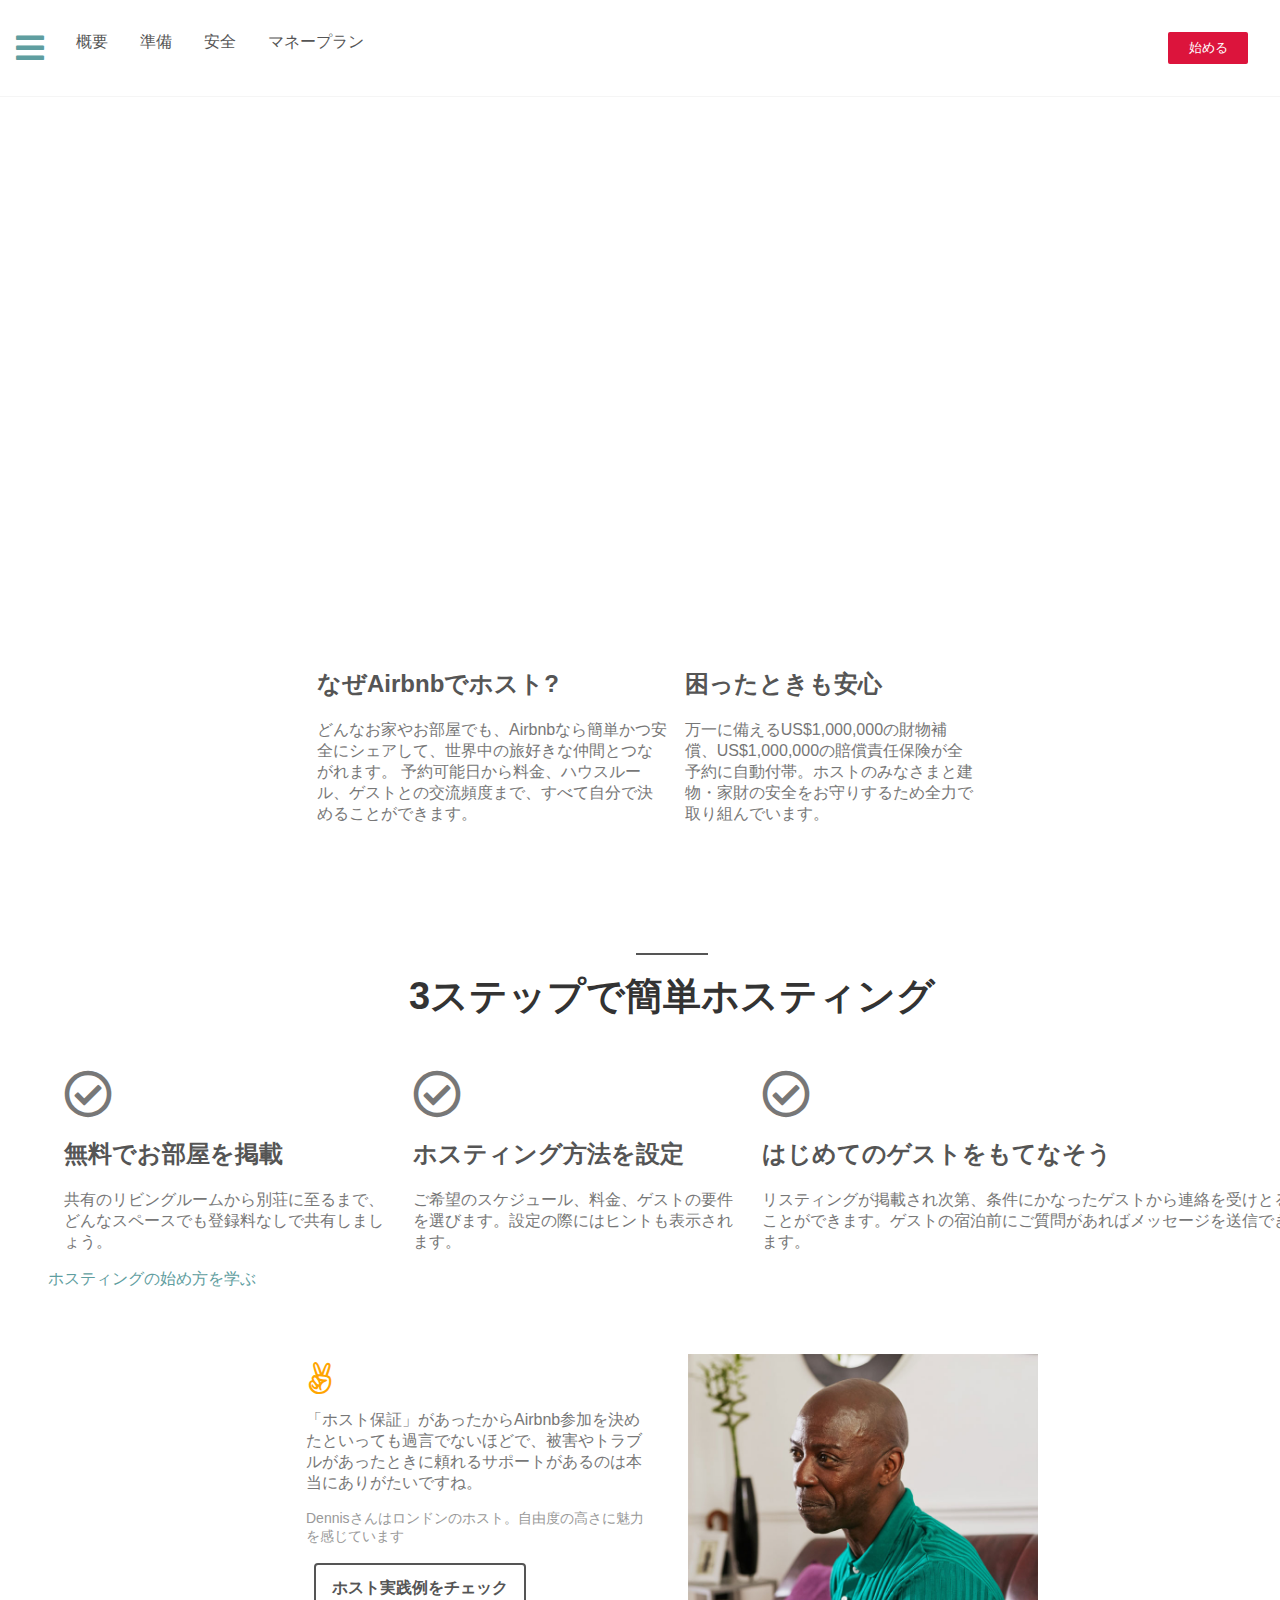
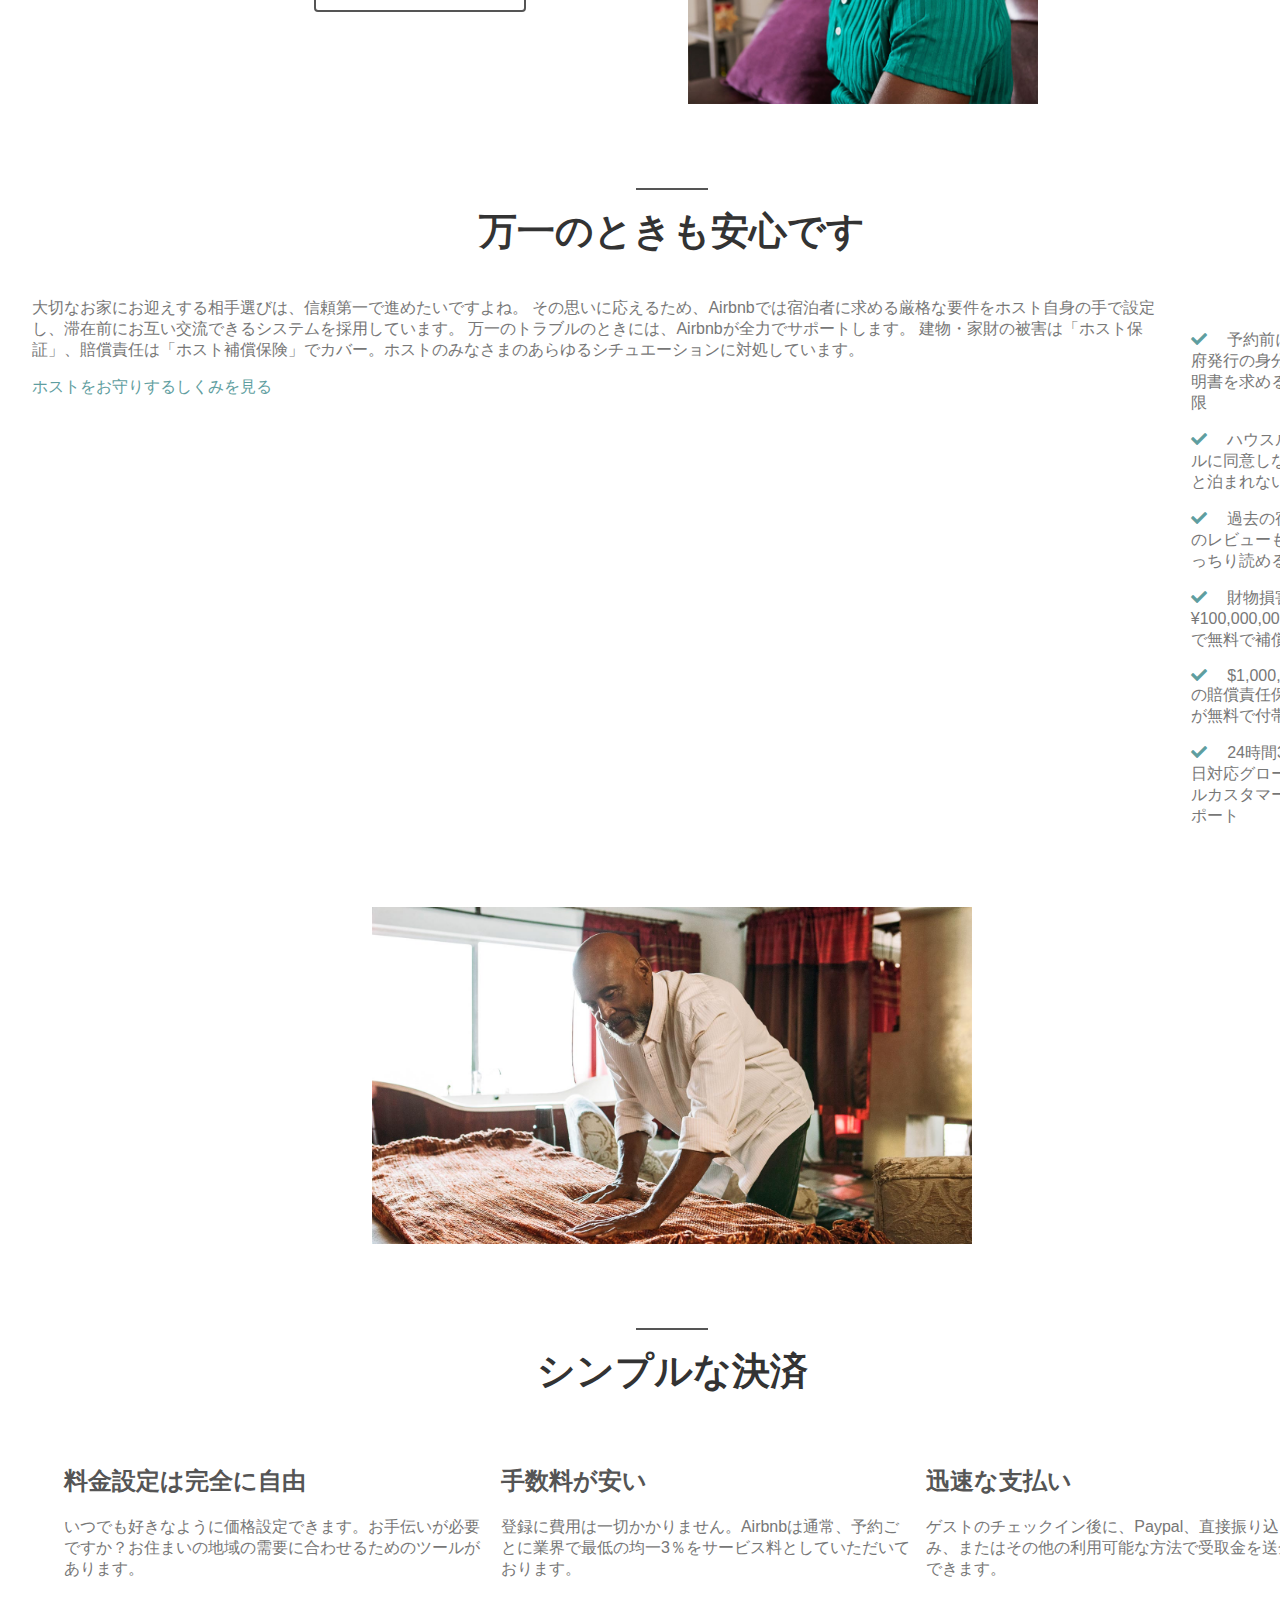
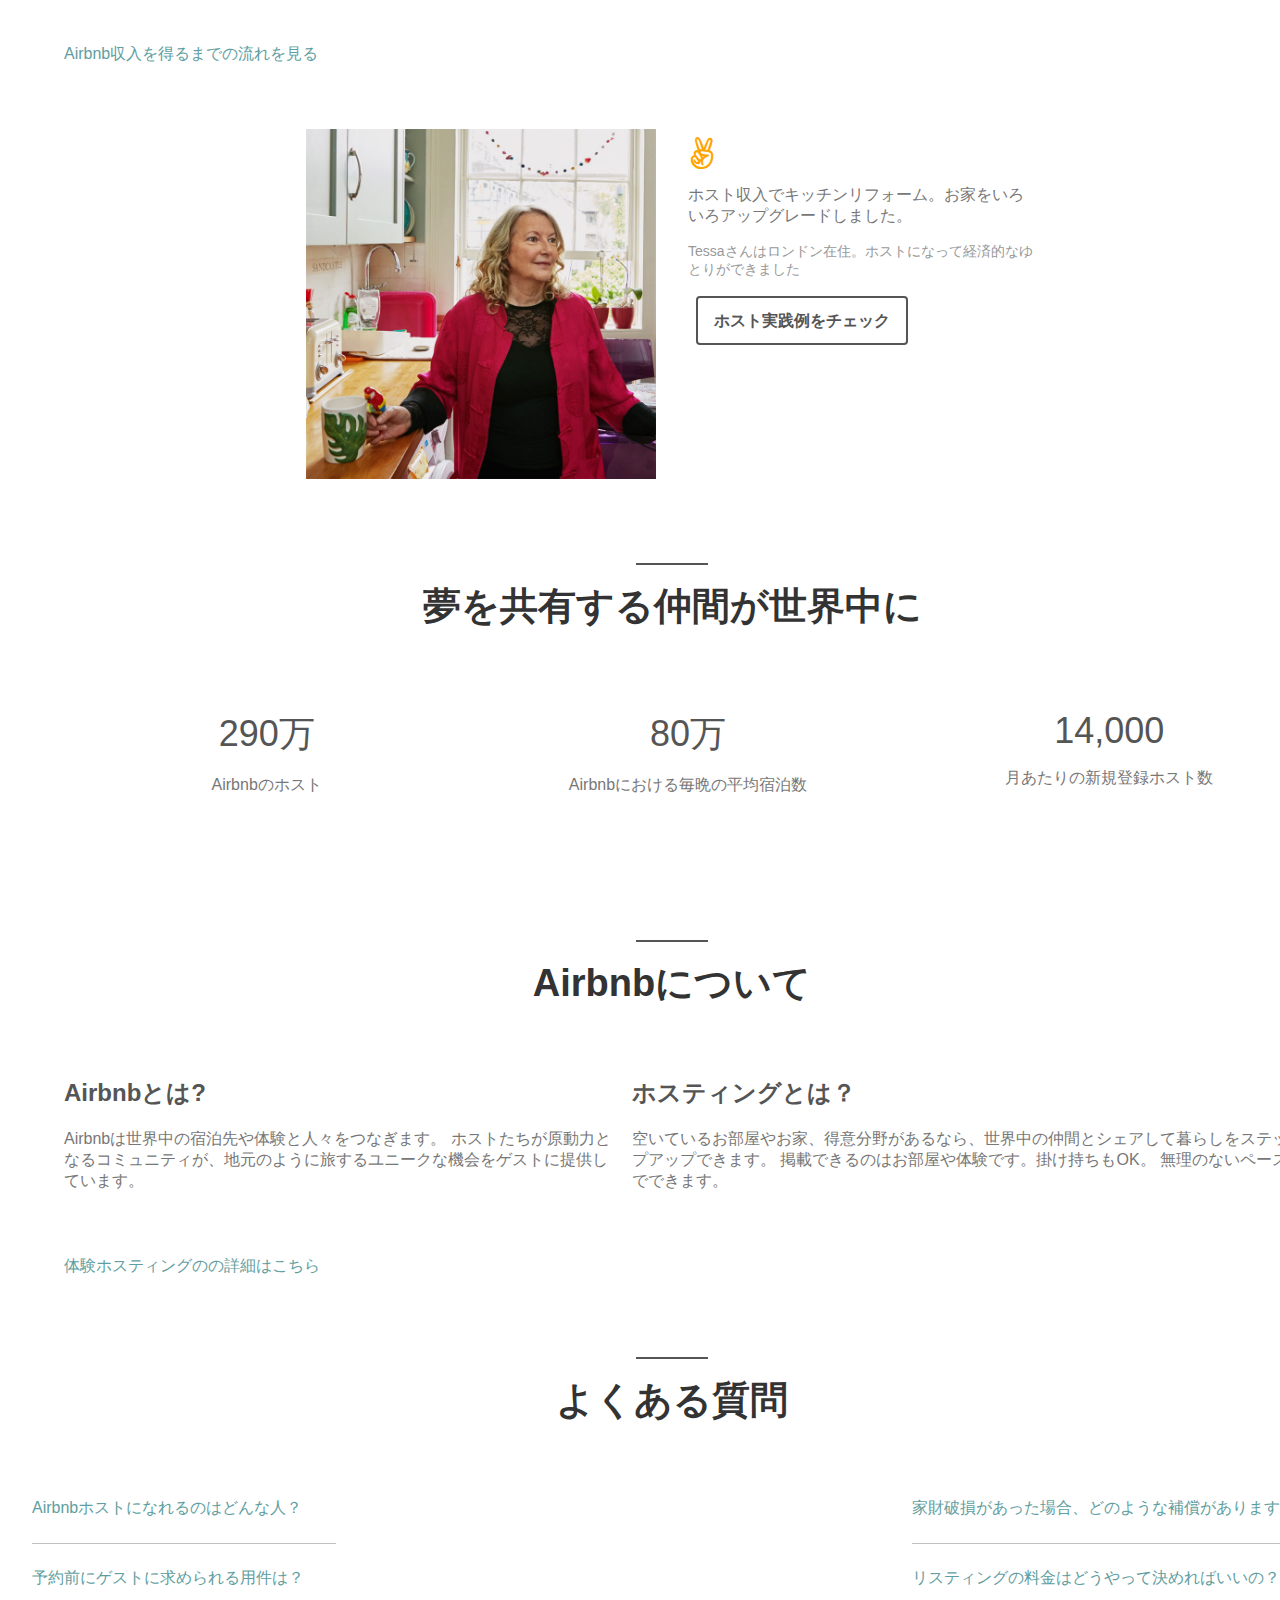
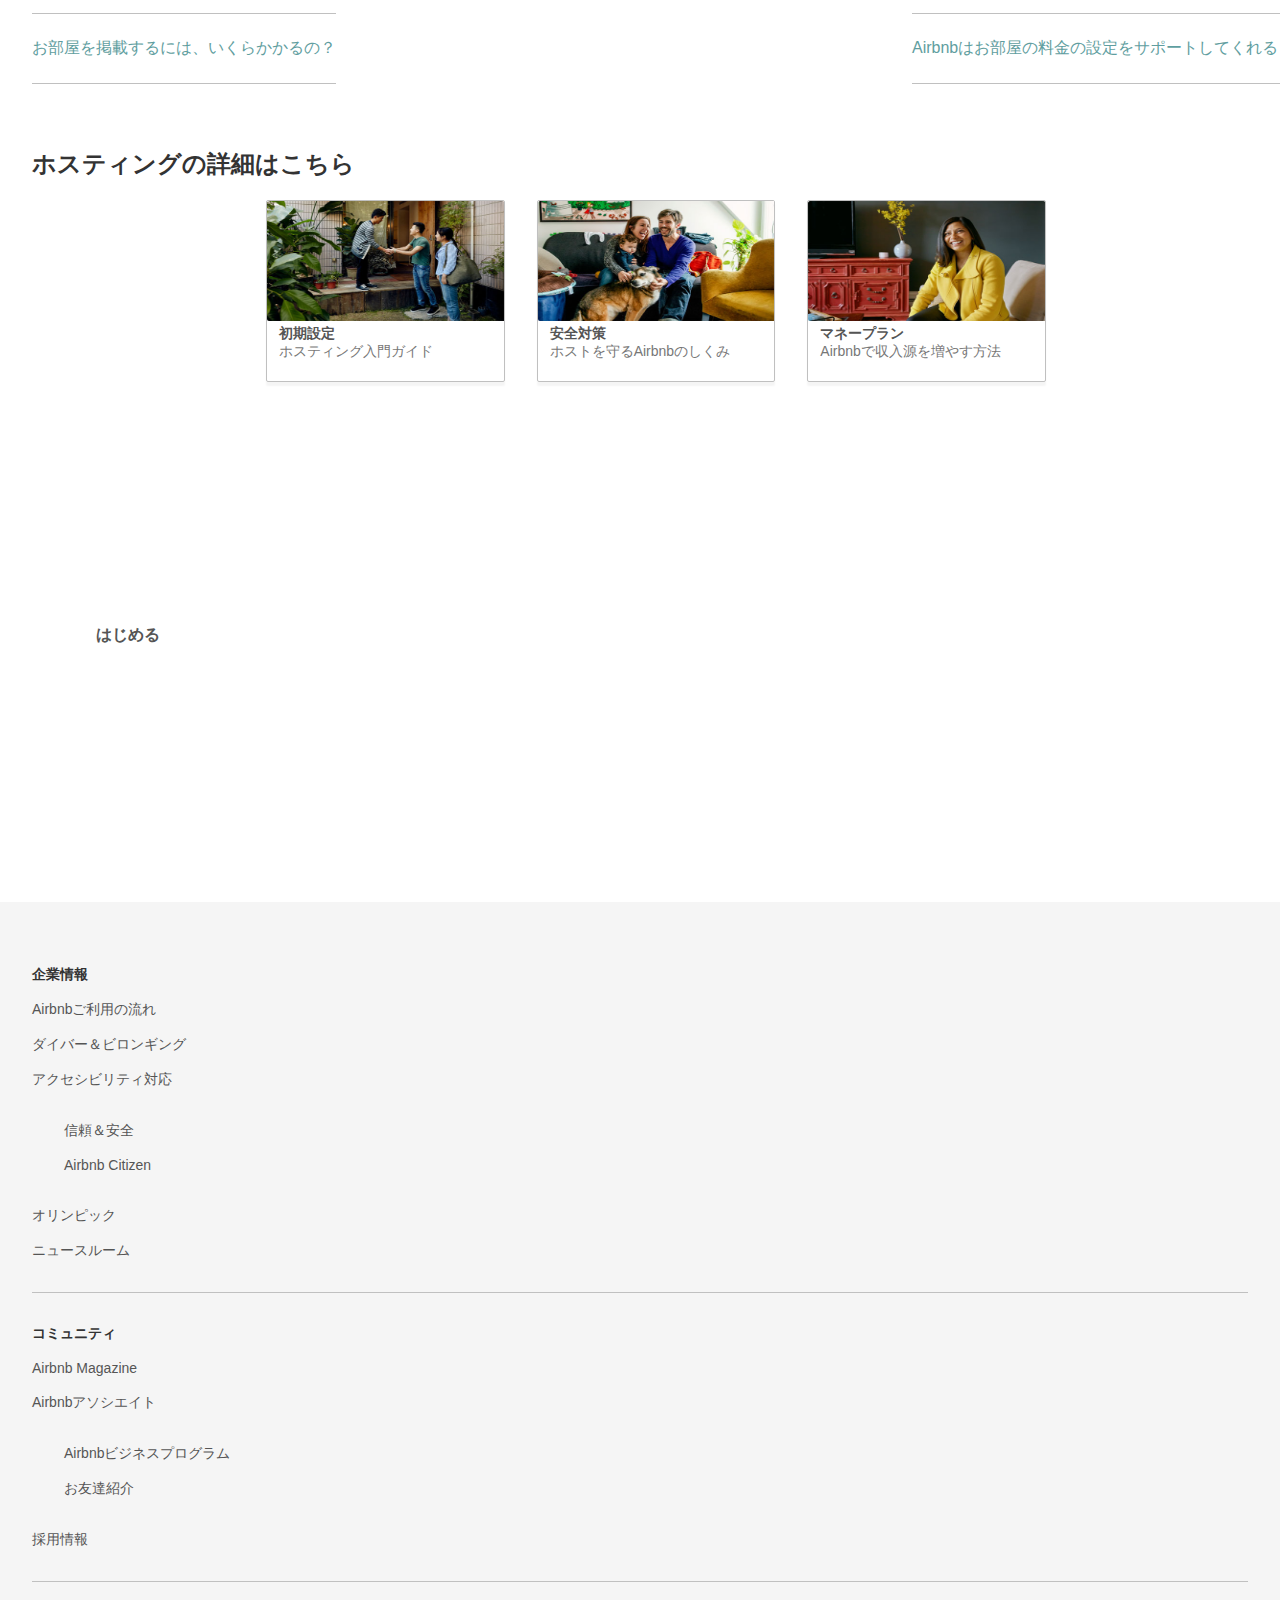
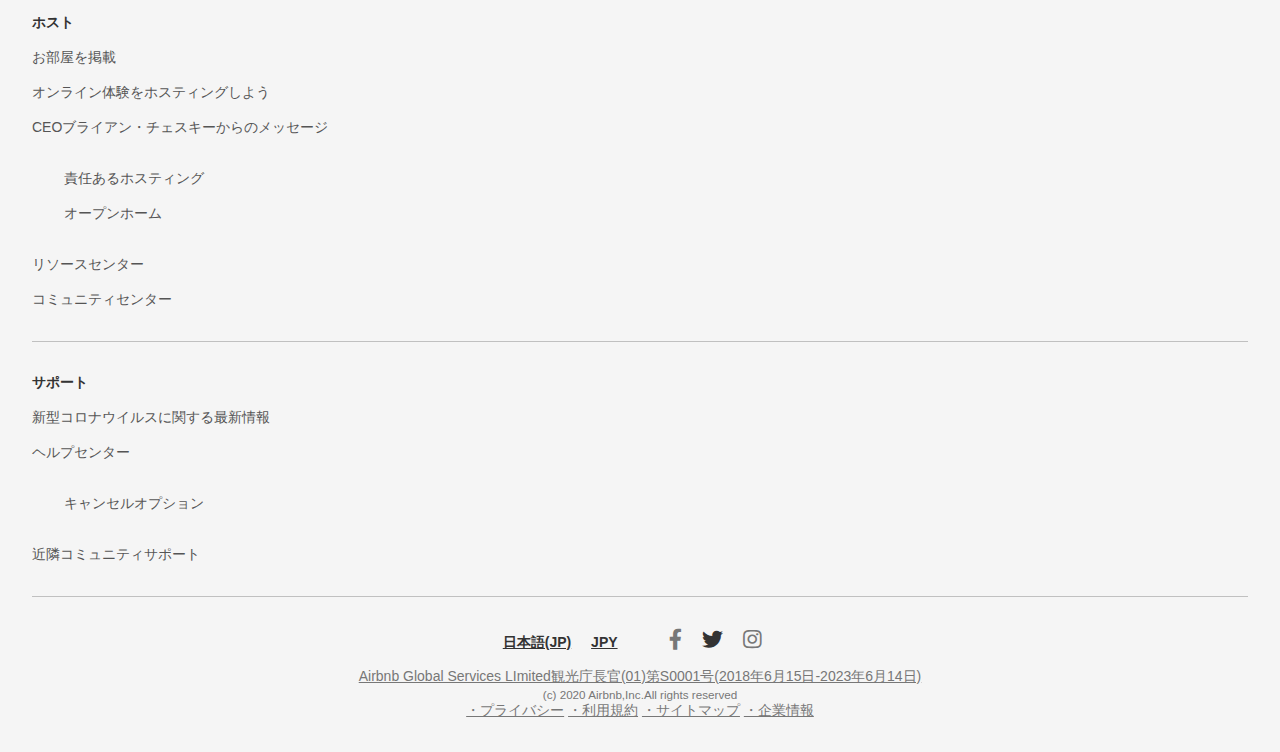
<file: Airbnb模写/index.html>
<!DOCTYPE html>
<html lang="ja">
<head>
  <meta charset="UTF-8">
  <meta name="viewport" content="width=device-width, initial-scale=1.0">
  <link rel="stylesheet" href="css/styles.css">
  <link href="https://use.fontawesome.com/releases/v5.6.1/css/all.css" rel="stylesheet">
  <title>Airbnbでお家、アパート、お部屋をシェアしよう</title>
</head>
<body>
  <header>
    <div class="fixed_menu">
      <div>
        <ul>
          <li><i class="fas fa-bars"></i></li>
          <li><a href="">概要</a></li>
          <li><a href="">準備</a></li>
          <li><a href="">安全</a></li>
          <li><a href="">マネープラン</a></li>
        </ul>
      </div>
      <div class="fixed_button">
        <button>
          <span>始める</span>
        </button>
      </div>
    </div>
    <div class="header-img">
      <i class="fas fa-bars"></i>
      <h1 class="disappear">Airbnbホストになって、暮らしをレベルアップ</h1>
    </div>
    <div class="sidemargin">
      <div class="disappear">
        <div class="input_wrapper">
          <div class="title">宿泊施設の内容を記入</div>
          <div class="input">
            <input type="text" placeholder="ロケーション">
          </div>
          <div class="flex">
            <div class="flexitem">
              <select name="room_type_category" id="">
                <option value="kasikiri">まるまる貸し切り</option>
                <option value="kobetu">個別</option>
                <option value="share">シェアルーム</option>
              </select>
            </div>
            <div class="flexitem">
              <select name="person_capacity" id="">
                <option value="1">ゲスト1人</option>
                <option value="2">ゲスト2人</option>
                <option value="3">ゲスト3人</option>
                <option value="4" selected>ゲスト4人</option>
                <option value="5">ゲスト5人</option>
                <option value="6">ゲスト6人</option>
                <option value="7">ゲスト7人</option>
                <option value="8">ゲスト8人</option>
                <option value="9">ゲスト9人</option>
                <option value="10">ゲスト10人</option>
                <option value="11">ゲスト11人</option>
                <option value="12">ゲスト12人</option>
                <option value="13">ゲスト13人</option>
                <option value="14">ゲスト14人</option>
                <option value="15">ゲスト15人</option>
                <option value="16">ゲスト16人</option>
              </select>
            </div>
          </div>
          <div class="button">
            <button>
              <span>始める</span>
            </button>
          </div>
        </div>
      </div>
        <ul class="flex2">
          <li>
            <h2>なぜAirbnbでホスト?</h2>
            <p>どんなお家やお部屋でも、Airbnbなら簡単かつ安全にシェアして、世界中の旅好きな仲間とつながれます。 予約可能日から料金、ハウスルール、ゲストとの交流頻度まで、すべて自分で決めることができます。
            </p>
          </li>
          <li>
            <h2>困ったときも安心</h2>
            <p>
            万一に備えるUS$1,000,000の財物補償、US$1,000,000の賠償責任保険が全予約に自動付帯。ホストのみなさまと建物・家財の安全をお守りするため全力で取り組んでいます。
            </p>
          </li>
      </ul>
    </div>
    </header>
    
    <main>
    <!-- section1 -->
      <section class="sec1">
        <div class="bar"></div>
        <h1>3ステップで簡単ホスティング</h1>
        <ul class="flex2">
          <li>
            <i class="far fa-check-circle fa-3x"></i>
            <h2>無料でお部屋を掲載</h2>
            <p>共有のリビングルームから別荘に至るまで、どんなスペースでも登録料なしで共有しましょう。</p>
          </li>
          <li>
            <i class="far fa-check-circle fa-3x"></i>
            <h2>ホスティング方法を設定</h2>
            <p>ご希望のスケジュール、料金、ゲストの要件を選びます。設定の際にはヒントも表示されます。</p>
          </li>
          <li>
            <i class="far fa-check-circle fa-3x"></i>
            <h2>はじめてのゲストをもてなそう</h2>
            <p>リスティングが掲載され次第、条件にかなったゲストから連絡を受けとることができます。ゲストの宿泊前にご質問があればメッセージを送信できます。</p>
          </li>
        </ul>
        <a href="" class="how_to_start">ホスティングの始め方を学ぶ</a>
        <div class="container1">
          <div class="section-img">
            <img src="img/8e6c68cc-e714-4849-bad9-464abf58e84a.jpg" alt="">
          </div>
          <div class="info1">
            <i class="fab fa-angellist fa-2x"></i>
            <p>
              「ホスト保証」があったからAirbnb参加を決めたといっても過言でないほどで、被害やトラブルがあったときに頼れるサポートがあるのは本当にありがたいですね。
            </p>
            <div class="smaller">
              Dennisさんはロンドンのホスト。自由度の高さに魅力を感じています
            </div>
            <div>
              <a href="" class="host_exam">ホスト実践例をチェック</a>
            </div>
          </div>
        </div>
      </section>
      
          <!-- section2 -->
      <section class="sec2">
        <div class="bar"></div>
        <h1>万一のときも安心です</h1>
        <div class="container2">
          <div>
            <p>
              大切なお家にお迎えする相手選びは、信頼第一で進めたいですよね。 その思いに応えるため、Airbnbでは宿泊者に求める厳格な要件をホスト自身の手で設定し、滞在前にお互い交流できるシステムを採用しています。 万一のトラブルのときには、Airbnbが全力でサポートします。 建物・家財の被害は「ホスト保証」、賠償責任は「ホスト補償保険」でカバー。ホストのみなさまのあらゆるシチュエーションに対処しています。
            </p>
            <a href="" class="protect_host">ホストをお守りするしくみを見る</a>
          </div>
          <div>
            <ul>
              <li>
                <i class="fas fa-check"></i>
                予約前に政府発行の身分証明書を求める権限
              </li>
              <li>
                <i class="fas fa-check"></i>
                ハウスルールに同意しないと泊まれない
              </li>
              <li>
                <i class="fas fa-check"></i>
                過去の宿泊のレビューもばっちり読める
              </li>
              <li>
                <i class="fas fa-check"></i>
                財物損害は¥100,000,000まで無料で補償
              </li>
              <li>
                <i class="fas fa-check"></i>
                $1,000,000の賠償責任保険が無料で付帯
              </li>
              <li>
                <i class="fas fa-check"></i>
                24時間365日対応グローバルカスタマーサポート
              </li>
            </ul>
          </div>
        </div>
        <div class="section-img" style="margin-top: 64px;">
          <img src="img/bb358a46-fa25-4895-b5fd-048a386bdcac.jpg" alt="">
        </div>
      </section>

          <!-- section3 -->
      <section class="sec3">
        <div class="bar"></div>
        <h1>シンプルな決済</h1>
        <ul class="flex2">
          <li>
            <h2>料金設定は完全に自由</h2>
            <p>いつでも好きなように価格設定できます。お手伝いが必要ですか？お住まいの地域の需要に合わせるためのツールがあります。</p>
          </li>
          <li>
            <h2>手数料が安い</h2>
            <p>登録に費用は一切かかりません。Airbnbは通常、予約ごとに業界で最低の均一3％をサービス料としていただいております。</p>
          </li>
          <li>
            <h2>迅速な支払い</h2>
            <p>ゲストのチェックイン後に、Paypal、直接振り込み、またはその他の利用可能な方法で受取金を送金できます。</p>
          </li>
        </ul>
        <a href="" class="how_to_get_money">Airbnb収入を得るまでの流れを見る</a>
        <div class="container3">
          <div class="section-img">
            <img src="img/4e8524b4-205e-4fdf-9f0a-f1f36905c8f6.jpg" alt="">
          </div>
          <div class="info3">
            <i class="fab fa-angellist fa-2x"></i>
            <p>
              ホスト収入でキッチンリフォーム。お家をいろいろアップグレードしました。
            </p>
            <div class="smaller">
              Tessaさんはロンドン在住。ホストになって経済的なゆとりができました
            </div>
            <div>
              <a href="" class="host_exam">ホスト実践例をチェック</a>
            </div>
        </div>
      </section>

          <!-- section4 -->
      <section class="sec4">
        <div class="bar"></div>
        <h1>夢を共有する仲間が世界中に</h1>
        <ul>
          <li>
            <h2>290万</h2>
            <p>Airbnbのホスト</p>
          </li>
          <li>
            <h2>80万</h2>
            <p>Airbnbにおける毎晩の平均宿泊数</p>
          </li>
          <li>
            <h2>14,000</h2>
            <p>月あたりの新規登録ホスト数</p>
          </li>
        </ul>
      </section>

          <!-- section5 -->
      <section class="sec5">
        <div class="bar"></div>
        <h1>Airbnbについて</h1>
        <ul class="flex2">
          <li>
            <h2>Airbnbとは?</h2>
            <p>
              Airbnbは世界中の宿泊先や体験と人々をつなぎます。 ホストたちが原動力となるコミュニティが、地元のように旅するユニークな機会をゲストに提供しています。
            </p>
          </li>
          <li>
            <h2>ホスティングとは？</h2>
            <p>
              空いているお部屋やお家、得意分野があるなら、世界中の仲間とシェアして暮らしをステップアップできます。 掲載できるのはお部屋や体験です。掛け持ちもOK。 無理のないペースでできます。
            </p>
          </li>
        </ul>
        <a href="">体験ホスティングのの詳細はこちら</a>
      </section>

          <!-- section6 -->
      <section class="sec6">
        <div class="bar"></div>
        <h1>よくある質問</h1>
        <ul class="flex2">
          <div>
            <li>
              <a href="">Airbnbホストになれるのはどんな人？</a>
            </li>
            <li>
              <a href="">予約前にゲストに求められる用件は？</a>
            </li>
            <li>
              <a href="">お部屋を掲載するには、いくらかかるの？</a>
            </li>
          </div>
          <div>
            <li>
              <a href="">家財破損があった場合、どのような補償がありますか？</a>
            </li>
            <li>
              <a href="">リスティングの料金はどうやって決めればいいの？</a>
            </li>
            <li>
              <a href="">Airbnbはお部屋の料金の設定をサポートしてくれる？</a>
            </li>
          </div>
        </ul>
        <h2>ホスティングの詳細はこちら</h2>
        <div class="details">
          <div class="d1">
            <div>
              <img src="img/489faa5d-9519-48fa-aa0e-fe9673165e43 (1).jpg" alt="">
            </div>
            <div class="info">
              <div class="title">初期設定</div>
              <div class="subtitle">ホスティング入門ガイド</div>
            </div>
          </div>

          <div class="d2">
            <div>
              <img src="img/b77eb430-aa14-4ceb-a832-109341f798cd.jpg" alt="">
            </div>
            <div class="info">
              <div class="title">安全対策</div>
              <div class="subtitle">ホストを守るAirbnbのしくみ</div>
            </div>
          </div>

          <div class="d3">
            <div>
              <img src="img/1ad4d764-38a6-464b-8fdd-b0f3339adf2f.jpg" alt="">
            </div>
            <div class="info">
              <div class="title">マネープラン</div>
              <div class="subtitle">Airbnbで収入源を増やす方法</div>
            </div>
          </div>
        </div>
      </section>
  </main>
  
  <footer>
    <div class="footer_img">
      <div class="footer_img_content">
        <h1>収益化してみますか？</h1>
        <div>
          <a href="">はじめる</a>
        </div>
      </div>
    </div>

    <div class="container_last">
      <section>
        <div class="titile">企業情報</div>
        <ul>
          <div class="item1">
            <li>
              <a href="">Airbnbご利用の流れ</a>
            </li>
            <li>
              <a href="">ダイバー＆ビロンギング</a>
            </li>
            <li>
              <a href="">アクセシビリティ対応</a>
            </li>
          </div>
          <div class="item2">
            <li>
              <a href="">信頼＆安全</a>
            </li>
            <li>
               <a href="">Airbnb Citizen</a>
            </li>
          </div>
          <div class="item3">
            <li>
              <a href="">オリンピック</a>
            </li>
            <li>
              <a href="">ニュースルーム</a>
            </li>
          </div>
        </ul>
      </section>
      
      <section>
        <div class="titile">コミュニティ</div>
        <ul>
          <div class="item1">
            <li>
              <a href="">Airbnb Magazine</a>
            </li>
            <li>
              <a href="">Airbnbアソシエイト</a>
            </li>
          </div>
          <div class="item2">
            <li>
              <a href="">Airbnbビジネスプログラム</a>
            </li>
            <li>
              <a href="">お友達紹介</a>
            </li>
          </div>
          <div class="item3">
            <li>
              <a href="">採用情報</a>
            </li>
          </div>
        </ul>
      </section>
      
      <section>
        <div class="titile">ホスト</div>
        <ul>
          <div class="item1">
            <li>
              <a href="">お部屋を掲載</a>
            </li>
            <li>
              <a href="">オンライン体験をホスティングしよう</a>
            </li>
            <li>
              <a href="">CEOブライアン・チェスキーからのメッセージ</a>
            </li>
          </div>
          <div class="item2">
            <li>
              <a href="">責任あるホスティング</a>
            </li>
            <li>
              <a href="">オープンホーム</a>
            </li>
          </div>
          <div class="item3">
            <li>
              <a href="">リソースセンター</a>
            </li>
            <li>
              <a href="">コミュニティセンター</a>
            </li>
          </div>
        </ul>
      </section>
      
      <section>
        <div class="titile">サポート</div>
        <ul>
          <div class="item1">
            <li>
              <a href="">新型コロナウイルスに関する最新情報</a>
            </li>
            <li>
              <a href="">ヘルプセンター</a>
            </li>
          </div>
          <div class="item2">  
            <li>
              <a href="">キャンセルオプション</a>
            </li>
          </div>
          <div class="item3">
            <li>
              <a href="">近隣コミュニティサポート</a>
            </li>
          </div>
        </ul>
      </section>
      
      <div class="footer_in_footer">
        <div class="footer_in_footer_first">
          <div class="left">
            <a href="">日本語(JP)</a>
            <a href="">JPY</a>
          </div>
          <div class="right">
            <a href=""><i class="fab fa-facebook-f"></i></a>
            <a href=""><i class="fab fa-twitter "></i></a>
            <a href=""><i class="fab fa-instagram"></i></a>
          </div>
        </div>
        <div class="footer_in_footer_last">
          <a href="">Airbnb Global Services LImited観光庁長官(01)第S0001号(2018年6月15日-2023年6月14日)</a>
          <p>
            <small>(c) 2020 Airbnb,Inc.All rights reserved</small>
          </p>
          <a href="">・プライバシー</a>
          <a href="">・利用規約</a>
          <a href="">・サイトマップ</a>
          <a href="">・企業情報</a>
        </div> 
      </div>
    </div>
    </footer>
    
  </body>
  </html>
</file>
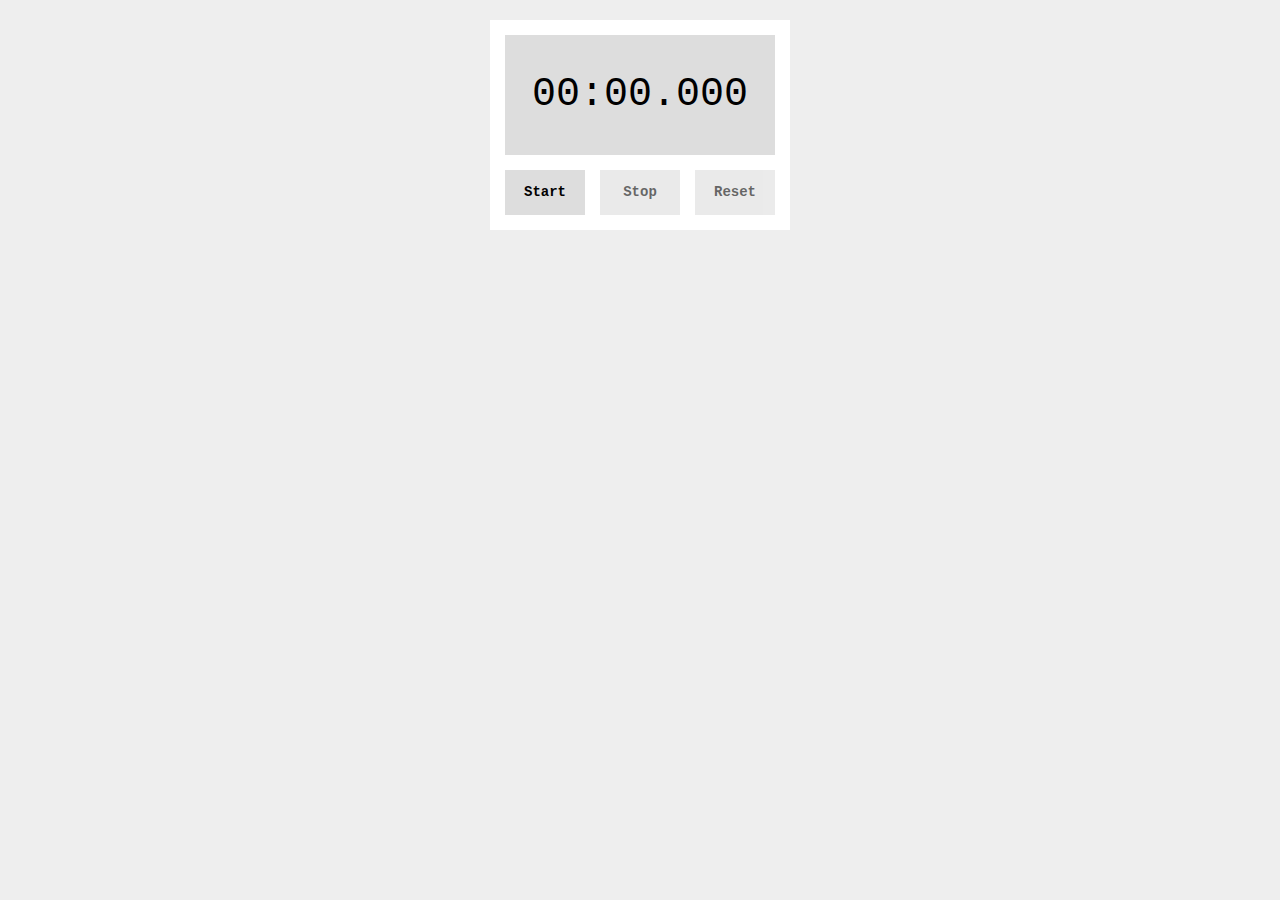
<file: MyStopwatch/index.html>
<!DOCTYPE html>
<html lang="ja">
<head>
  <meta charset="UTF-8">
  <meta name="viewport" content="width=device-width, initial-scale=1.0">
  <link rel="stylesheet" href="css/styles.css">
  <title>Stopwatch</title>
</head>
<body>
  <div class="container">
    <div id="timer">00:00.000</div>
    <div class="controles">
      <div class="btn" id="start">Start</div>
      <div class="btn" id="stop">Stop</div>
      <div class="btn" id="reset">Reset</div>
    </div>
  </div>
    
  <script src="js/main.js"></script>
</body>
</html>
</file>
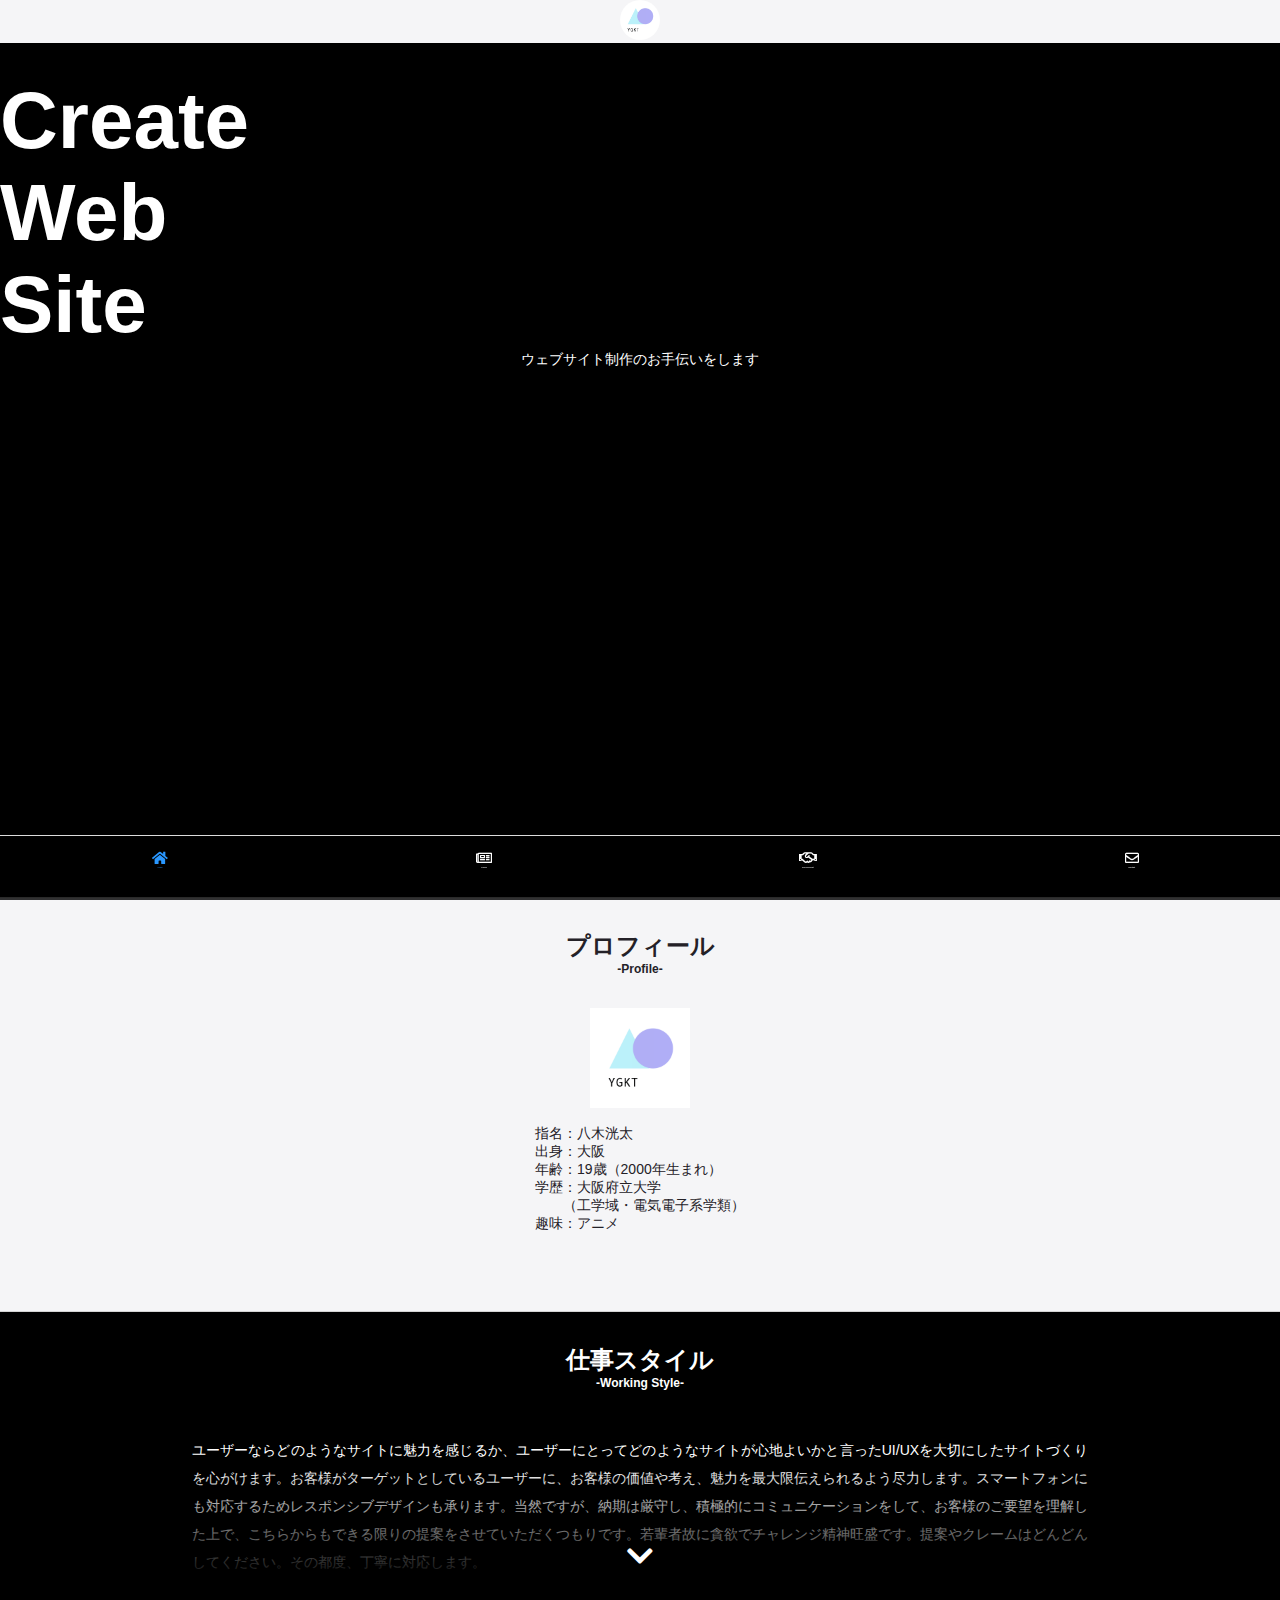
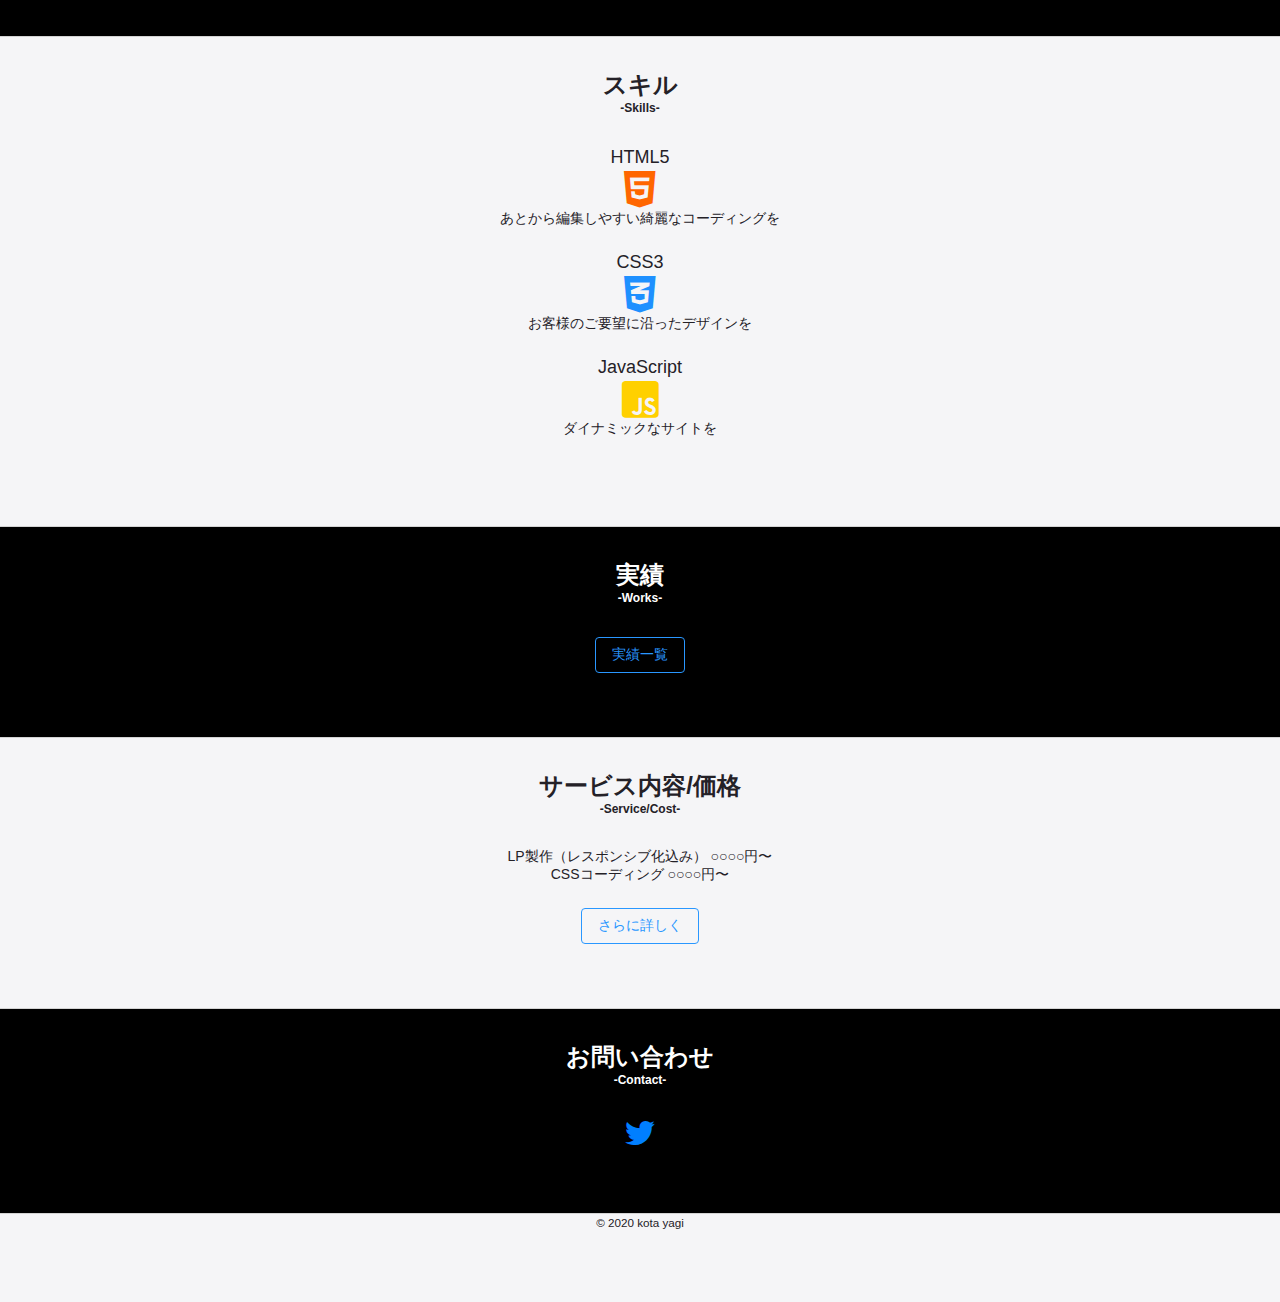
<file: portfolio_yagikota/index.html>
<!DOCTYPE html>
<html lang="jp">
  <head>
    <meta charset="UTF-8">
    <meta name="viewport" content="width=device-width, initial-scale=1.0">
    <link rel="stylesheet" href="css/styles.css">
    <link href="https://use.fontawesome.com/releases/v5.6.1/css/all.css" rel="stylesheet">
    <link rel="icon" href="img/facebook_profile_image.png"/>

    <title>YGKT</title>
  </head>
  <body>
    <header>
      <div class="reight&reft_header">
        <div class="logo">
          <img src="img/facebook_profile_image.png" alt="ロゴマーク" style="width:40px; height:40px; border-radius:50%">
        </div>
        <div class="fixed">
          <ul>
            <li>
              <a href="#">
                <div class="container">
                  <div class="icon">
                    <i class="fas fa-home" style="color: #2997ff;"></i>
                  </div>
                  <div class="content chosen">Home</div>
                </div>
              </a>
            </li>
            
            <!-- <li>
              <a href="#skills">
                <div class="container">
                  <div class="icon">
                    <i class="fas fa-tools"></i>
                  </div>
                  <div class="content">Skills</div>
                </div>
              </a>
            </li> -->
            
            <!-- <li>
              <a href="#working_style">
                <div class="container">
                  <div class="icon">
                    <i class="fas fa-laptop-code"></i>
                  </div>
                  <div class="content">Working Style</div>
                </div>
              </a>
            </li> -->
            
            <li>
              <a href="#works">
                <div class="container">
                  <div class="icon">
                    <i class="far fa-newspaper"></i>
                  </div>
                  <div class="content">Works</div>
                </div>
              </a>
            </li>
            
            <li>
              <a href="service&cost.html">
                <div class="container">
                  <div class="icon">
                    <i class="far fa-handshake"></i>
                  </div>
                  <div class="content">Service/Cost</div>
                </div>
              </a>
            </li>
            
            <li>
              <a href="">
                <div class="container">
                  <div class="icon">
                    <i class="far fa-envelope"></i>
                  </div>
                  <div class="content">Contact</div>
                </div>
              </a>
            </li>
          </ul>
        </div>
      </div>
    </header>
      
    <div class="sectionwrapper">
      <section class="page_top">
        <h1 class="">
          Create<br>
          Web<br>
          Site</h1>
        <div>ウェブサイト制作のお手伝いをします</div>
      </section>

      <section class="profile" id="profile">
          <h2 class="heading_title">
            <span class="heading_ja">プロフィール</span>
            <span class="heading_sub_en">-Profile-</span>
          </h2>

        <div class="reight&reft_profile">
          <div>
            <img src="img/facebook_profile_image.png" alt="" width="100px" height="100px">
          </div>
          <div class="personal_information">
            <ul>
              <li>指名：八木洸太</li>
              <li>出身：大阪</li>
              <li>年齢：19歳（2000年生まれ）</li>
              <li>学歴：大阪府立大学<br>　　（工学域・電気電子系学類）</li>
              <li>趣味：アニメ</li>
            </ul>
          </div>
        </div>
      </section>

      <section class="working_style" id="working_style">
        <h2 class="heading_title">
          <span class="heading_ja">仕事スタイル</span>
          <span class="heading_sub_en">-Working Style-</span>
        </h2>
        <div class="content_wrapper hidden">
          <div class="content_txt">
            <p>ユーザーならどのようなサイトに魅力を感じるか、ユーザーにとってどのようなサイトが心地よいかと言ったUI/UXを大切にしたサイトづくりを心がけます。お客様がターゲットとしているユーザーに、お客様の価値や考え、魅力を最大限伝えられるよう尽力します。スマートフォンにも対応するためレスポンシブデザインも承ります。当然ですが、納期は厳守し、積極的にコミュニケーションをして、お客様のご要望を理解した上で、こちらからもできる限りの提案をさせていただくつもりです。若輩者故に貪欲でチャレンジ精神旺盛です。提案やクレームはどんどんしてください。その都度、丁寧に対応します。</p>
          </div>
          <div class="more_btn_background">
            <div class="more_btn" style="width: 40px; margin: auto;" >
              <i class="fas fa-chevron-down" style="font-size: 4ex;"></i>
            </div>
          </div>
        </div>
      </section>
        
      <section class="skills" id="skills">
          <h2 class="heading_title">
            <span class="heading_ja">スキル</span>
            <span class="heading_sub_en">-Skills-</span>
        </h2>
        <ul class="">
          <li class="html5_skill">
            <div class="skill_name&icon">
              <div class="skill_name">HTML5</div>
              <div class="skill_icon">
                <i class="fab fa-html5" style="color:#ff6600;"></i>
              </div>
            </div>
            <div class="skill_content">あとから編集しやすい綺麗なコーディングを</div>
          </li>
          <li class="css3_skill">
            <div class="skill_name&icon">
              <div class="skill_name">CSS3</div>
              <div class="skill_icon">
                <i class="fab fa-css3-alt" style="color: #1e90ff;"></i>
                </div>
            </div>
            <div class="skill_content">お客様のご要望に沿ったデザインを</div>
          </li>
          <li class="javascript_skill">
            <div class="skill_name&icon">
              <div class="skill_name">JavaScript</div>
              <div class="skill_icon">
                <i class="fab fa-js-square" style="color: #ffd000;"></i>
              </div>
            </div>
            <div class="skill_content">ダイナミックなサイトを</div>
          </li>
        </ul>
        <!-- <div>HTML5/CSS3/jQuery</div>
        <div>
          <ul>
            <li>あとから編集しやすい綺麗なコーディングを</li>
            <li>Javascriptを用いたダイナミックなサイトを</li>
          </ul>
        </div> -->
      </section>

      <section class="works" id="">
        <h2 class="heading_title">
          <span class="heading_ja">実績</span>
          <span class="heading_sub_en">-Works-</span>
        </h2>
        <div class="more_detail">
          <a href="">実績一覧</a>
        </div>
      </section>

      <section class="service" id="">
        <h2 class="heading_title">
          <span class="heading_ja">サービス内容/価格</span>
          <span class="heading_sub_en">-Service/Cost-</span>
        </h2>
        <div>LP製作（レスポンシブ化込み） ○○○○円〜</div>
        <div>CSSコーディング ○○○○円〜</div>
        <div class="more_detail">
          <a href="">さらに詳しく</a>
        </div>
      </section>

      <section class="contact" id="contact">
        <h2 class="heading_title">
          <span class="heading_ja">お問い合わせ</span>
          <span class="heading_sub_en">-Contact-</span>
        </h2>
        <div class="twitter_icon">
          <a href="">
            <i class="fab fa-twitter" style="font-size: 4ex; color: #007fff"></i>
          </a>
        </div>
        
      </section>
    </div>

    <footer >
      <small>&copy; 2020 kota yagi</small>
    </footer>
    <script type="text/javascript" src="https://code.jquery.com/jquery-3.4.1.min.js"></script>
    <script src="js/script.js"></script>
  </body>
</html>
</file>
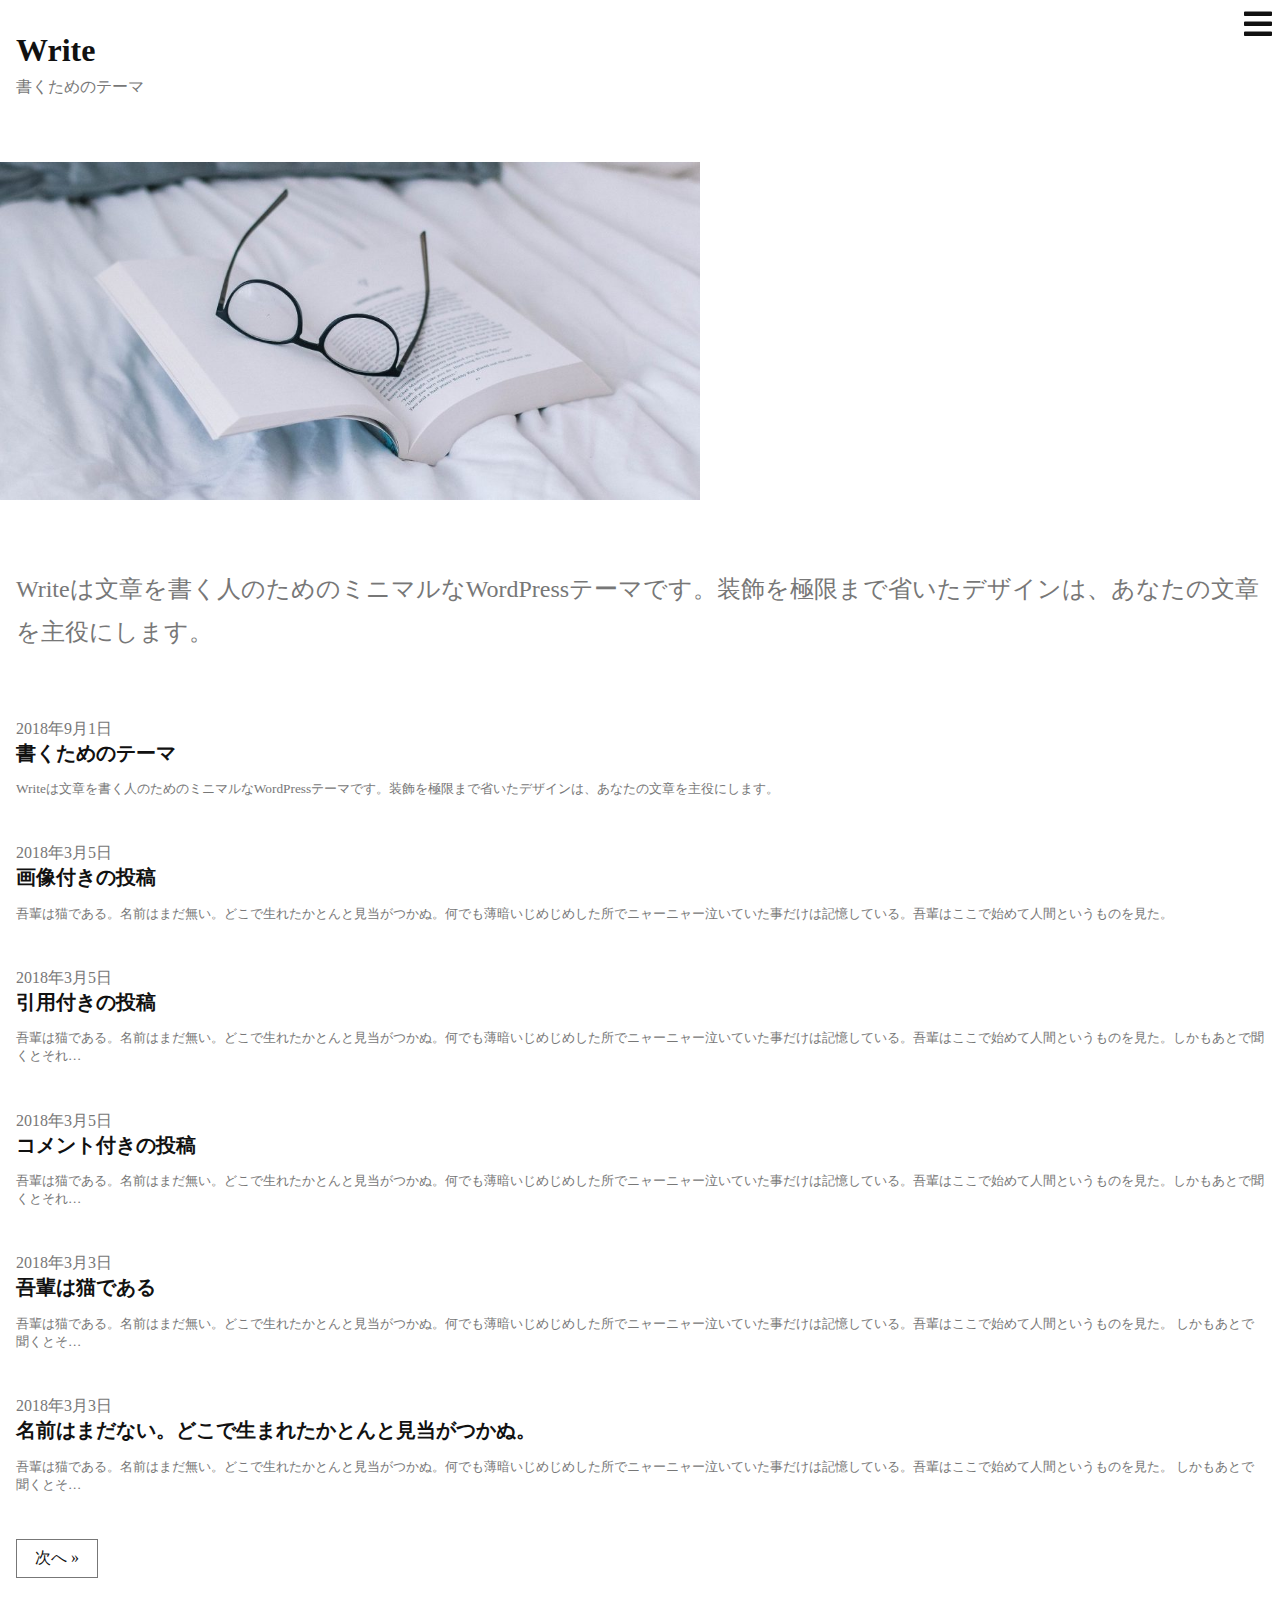
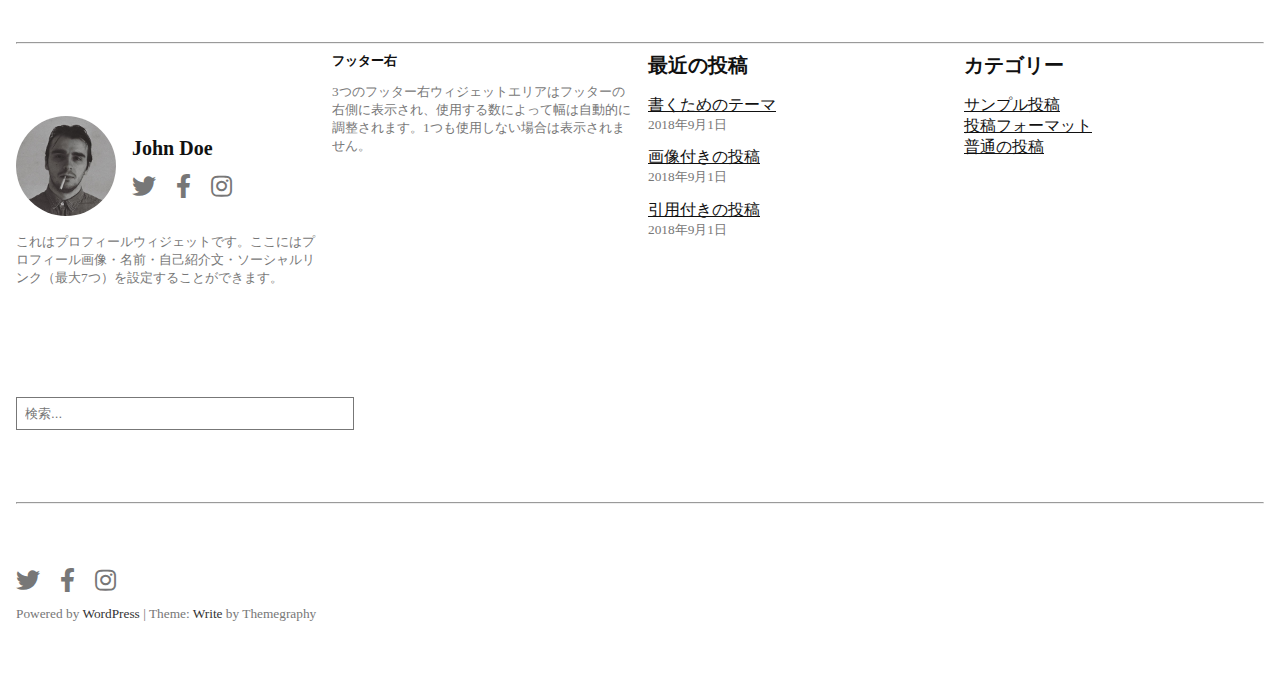
<file: write模写/index.html>
<!DOCTYPE html>
<html lang="ja">
<head>
  <meta charset="UTF-8">
  <meta name="viewport" content="width=device-width, initial-scale=1.0">
  <link rel="stylesheet" href="css/style.css">
  <link href="https://use.fontawesome.com/releases/v5.6.1/css/all.css" rel="stylesheet">
  <title>Write-書くための書くためのテーマ</title>
</head>

<body>
  <header>
    <a href="">
      <i class="fas fa-bars fa-2x"></i>
    </a>
    <div class="title">
      <a href="">
        <h1>Write</h1>
      </a>
      <p>書くためのテーマ</p>
    </div>
    <img src="img/cropped-nicole-honeywill-730102-unsplash.jpg" alt="トップ画像">
    <h2>Writeは文章を書く人のためのミニマルなWordPressテーマです。装飾を極限まで省いたデザインは、あなたの文章を主役にします。</h2>
  </header>

  <main>

    <section>
      <a href="" class="time">
        <time datetime="2018-09-01">2018年9月1日</time>
      </a>
      <h1>
        <a href="" class="title">書くためのテーマ</a>
      </h1>
      <p>Writeは文章を書く人のためのミニマルなWordPressテーマです。装飾を極限まで省いたデザインは、あなたの文章を主役にします。</p>
    </section>
    
    <section>
      <a href="" class="time">
        <time datetime="2018-03-05">2018年3月5日</time>
      </a>
      <h1>
        <a href="" class="title">画像付きの投稿</a>
      </h1>
      <p>吾輩は猫である。名前はまだ無い。どこで生れたかとんと見当がつかぬ。何でも薄暗いじめじめした所でニャーニャー泣いていた事だけは記憶している。吾輩はここで始めて人間というものを見た。</p>
    </section>
    
    <section>
      <a href="" class="time">
        <time datetime="2018-03-05">2018年3月5日</time>
      </a>
      <h1>
        <a href="" class="title">引用付きの投稿</a>
      </h1>
      <p>吾輩は猫である。名前はまだ無い。どこで生れたかとんと見当がつかぬ。何でも薄暗いじめじめした所でニャーニャー泣いていた事だけは記憶している。吾輩はここで始めて人間というものを見た。しかもあとで聞くとそれ…</p>
    </section>
    
    <section>
      <a href="" class="time">
        <time datetime="2018-03-05">2018年3月5日</time>
      </a>
      <h1>
        <a href="" class="title">コメント付きの投稿</a>
      </h1>
      <p>吾輩は猫である。名前はまだ無い。どこで生れたかとんと見当がつかぬ。何でも薄暗いじめじめした所でニャーニャー泣いていた事だけは記憶している。吾輩はここで始めて人間というものを見た。しかもあとで聞くとそれ…</p>
    </section>
    
    <section>
      <a href="" class="time">
        <time datetime="2018-03-03">2018年3月3日</time>
      </a>
      <h1>
        <a href="" class="title">吾輩は猫である</a>
      </h1>
      <p>吾輩は猫である。名前はまだ無い。どこで生れたかとんと見当がつかぬ。何でも薄暗いじめじめした所でニャーニャー泣いていた事だけは記憶している。吾輩はここで始めて人間というものを見た。 しかもあとで聞くとそ…</p>
    </section>
    
    <section>
      <a href="" class="time">
        <time datetime="2018-03-03">2018年3月3日</time>
      </a>
      <h1>
        <a href="" class="title">名前はまだない。どこで生まれたかとんと見当がつかぬ。</a>
      </h1>
      <p>吾輩は猫である。名前はまだ無い。どこで生れたかとんと見当がつかぬ。何でも薄暗いじめじめした所でニャーニャー泣いていた事だけは記憶している。吾輩はここで始めて人間というものを見た。 しかもあとで聞くとそ…</p>
    </section>
    
    <div class="guide">
      <a href="">次へ »</a>
    </div>
    

    <hr>
    
    <div class="sbs">
      <section>
        <div class="container">
          <div class="icon">
            <img src="img/profile-m.png" alt="プロフィール画像">
          </div>
          <div class="info">
            <h1>John Doe</h1>
            <i class="fab fa-twitter"></i>
            <i class="fab fa-facebook-f"></i>
            <i class="fab fa-instagram"></i>
          </div>
        </div>
        <p>これはプロフィールウィジェットです。ここにはプロフィール画像・名前・自己紹介文・ソーシャルリンク（最大7つ）を設定することができます。</p>
      </section>
      
      <section>
        <h1 class="smaller">フッター右</h1>
        <p>3つのフッター右ウィジェットエリアはフッターの右側に表示され、使用する数によって幅は自動的に調整されます。1つも使用しない場合は表示されません。</p>
      </section>
      
      <section>
        <h1>最近の投稿</h1>
        <ul>
          <li>
            <a href="">書くためのテーマ</a>
            <p><time datetime="2018-09-01">2018年9月1日</time></p>
          </li>
          <li>
            <a href="">画像付きの投稿</a>
            <p><time datetime="2018-09-01">2018年9月1日</time></p>
          </li>
          <li>
            <a href="">引用付きの投稿</a>
            <p><time datetime="2018-09-01">2018年9月1日</time></p>
          </li>
        </ul>
      </section>
      
      <section>
        <h1>カテゴリー</h1>
        <ul>
          <li>
            <a href="">サンプル投稿</a>
          </li>
          <li>
            <a href="">投稿フォーマット</a>
          </li>
          <li>
            <a href="">普通の投稿</a>
          </li>
        </ul>
      </section>
    </div>
      
      <input type="text" placeholder="検索...">
      
      
      <hr>

  </main>
    
</body>
<footer>
  <i class="fab fa-twitter "></i>
  <i class="fab fa-facebook-f"></i>
  <i class="fab fa-instagram"></i>
  <p>Powered by <a href="">WordPress</a> | Theme: <a href="">Write</a> by Themegraphy</p>
</footer>
</html>
</file>
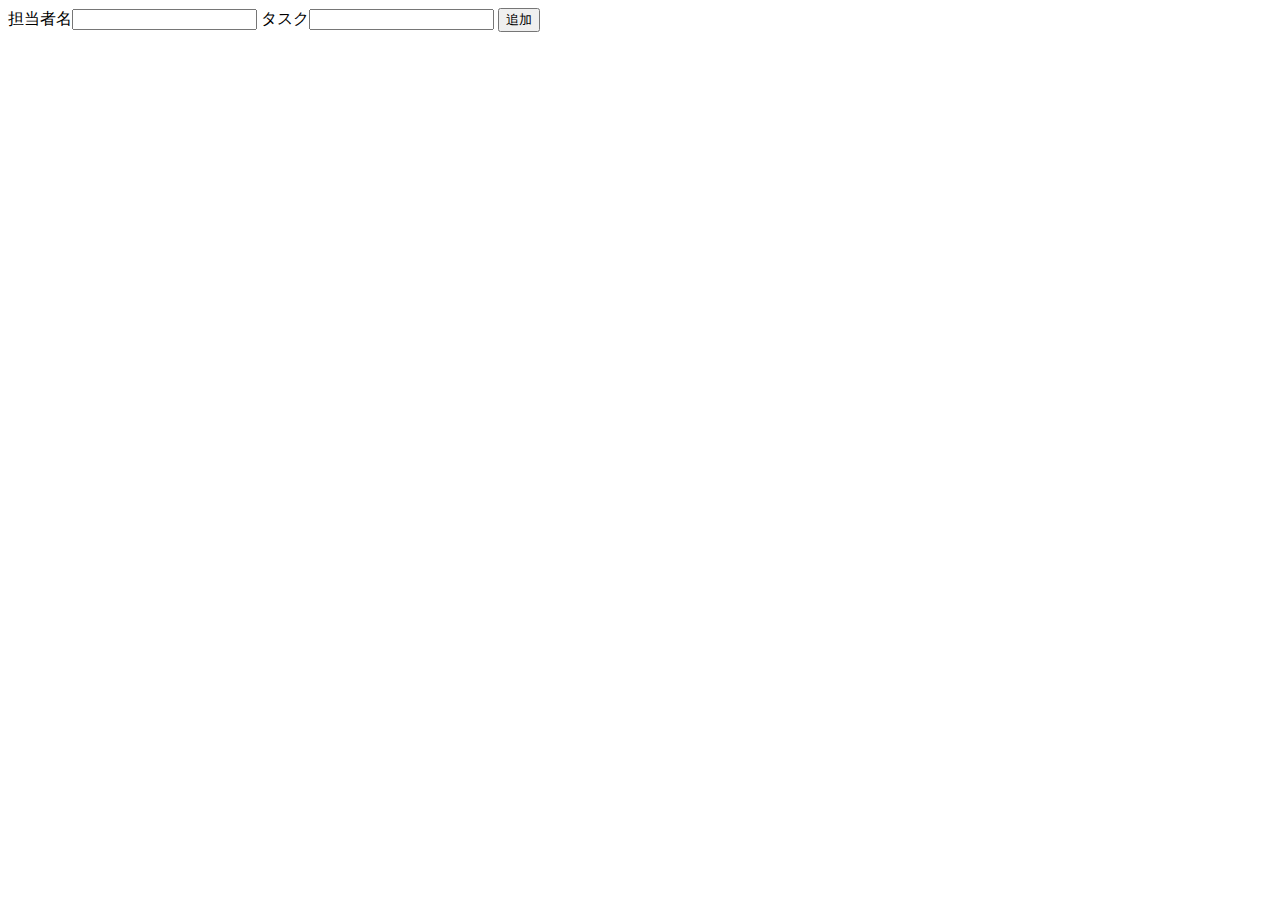
<file: basic_html_tags_v2/MyHTML/index.html>
<!DOCTYPE html>
<html lang="ja">
<head>
  <meta charset="utf-8">
  <title>ドットインストール </title>
  <meta name="description" content="プログラミング学習サービスのドットインストールです">
  <link rel="icon" href="favicon.ico">

</head>
<body>
  <form action="process.php" method="POST">
    <label>担当者名<input type="text" name="username"></label>
    <label>タスク<input type="text" name="task"></label>
    <button>追加</button>
  </form>

</body>
</html>
</file>
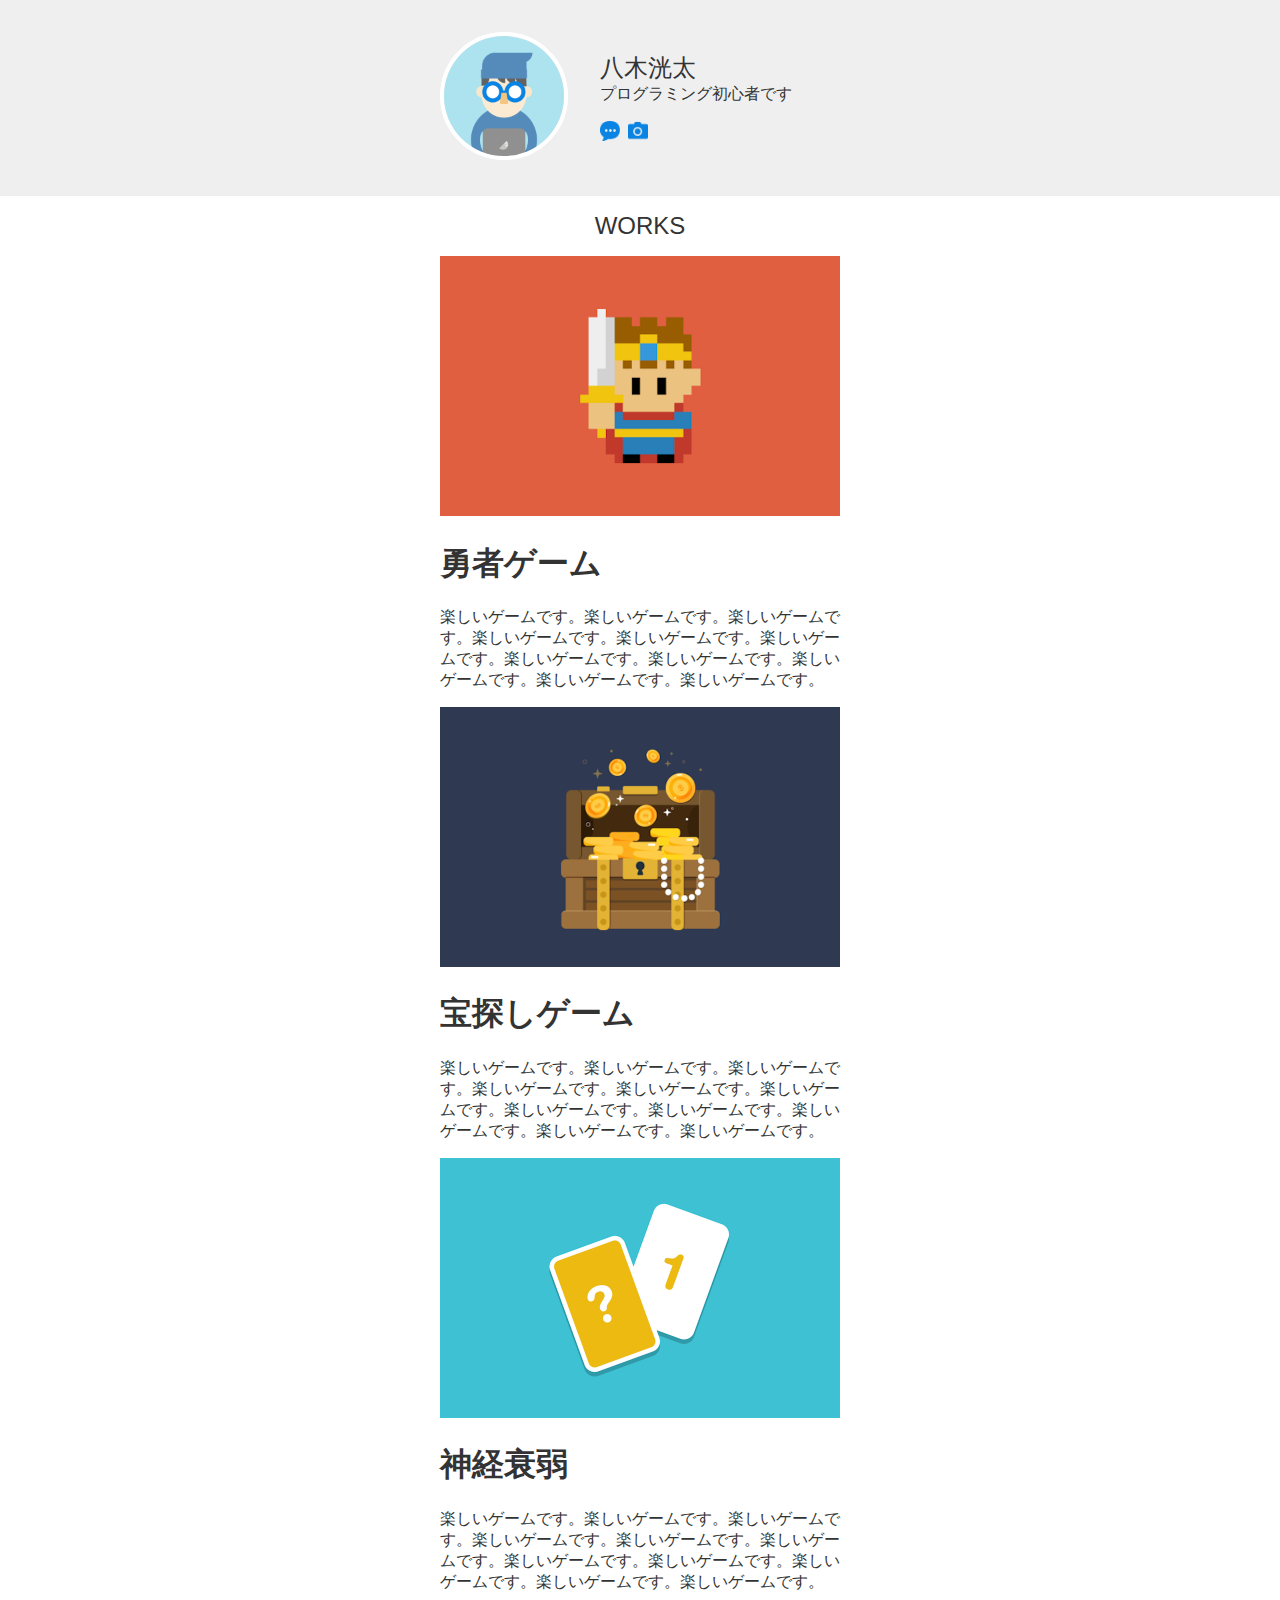
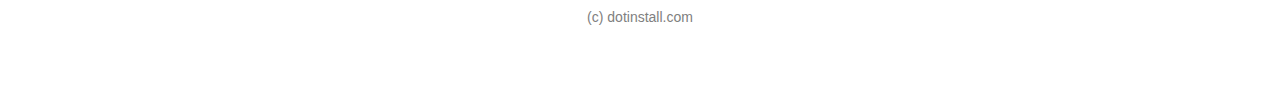
<file: basic_html_v5/MyPortfolio/index.html>
<!DOCTYPE html>
<html lang="ja">
  <head>
    <meta charset="utf-8">
    <title>洸太のポートフォリオサイト</title>
    <link rel="icon" href="favicon.ico">
    <meta name="description" content="洸太のポートフォリオサイトです">
    <link rel="stylesheet" href="css/styles.css">
  </head>
  <body>
    <header>
     <div class="container">
       <div class="icon">
         <img src="img/taro.png" width="120"  height="120" alt="洸太のアイコんです">
       </div>
       <div class="info">
         <h1>八木洸太</h1>
         <p>プログラミング初心者です</p>
         <ul>
           <li>
             <a href="https://dotinstall.com" target="_blank">
             <img src="img/blog.png" width="20" height="20" alt="ブログサイトへのリンク画像です">
             </a>
            </li>
           <li>
             <a href="https://dotinstall.com" target="_blank">
             <img src="img/photos.png" width="20" heightz="20" alt="写真サイトへのリンク画像です">
             </a>
           </li>
         </ul>
       </div>
      </div>
     
    </header>
    
    <section class="works">
      <h1>WORKS</h1>
      <section>
        <img src="img/work1.png" width="400" height="260" alt="勇者ゲームの紹介画像です">
        <h1>勇者ゲーム</h1>
        <P>楽しいゲームです。楽しいゲームです。楽しいゲームです。楽しいゲームです。楽しいゲームです。楽しいゲームです。楽しいゲームです。楽しいゲームです。楽しいゲームです。楽しいゲームです。楽しいゲームです。</P> 
      </section>

      <section>
        <img src="img/work2.png" width="400" height="260" alt="宝探しゲームの紹介画像です">
        <h1>宝探しゲーム</h1>
        <P>楽しいゲームです。楽しいゲームです。楽しいゲームです。楽しいゲームです。楽しいゲームです。楽しいゲームです。楽しいゲームです。楽しいゲームです。楽しいゲームです。楽しいゲームです。楽しいゲームです。</P>
      </section>

      <section>
        <img src="img/work3.png" width="400" height="260" alt="神経衰弱の紹介画像です">
        <h1>神経衰弱</h1>
        <P>楽しいゲームです。楽しいゲームです。楽しいゲームです。楽しいゲームです。楽しいゲームです。楽しいゲームです。楽しいゲームです。楽しいゲームです。楽しいゲームです。楽しいゲームです。楽しいゲームです。</P>
      </section>
    
    </section>
    

    <footer>
      <P>(c) dotinstall.com</P>

    </footer>

  
  </body>
<html>
</file>
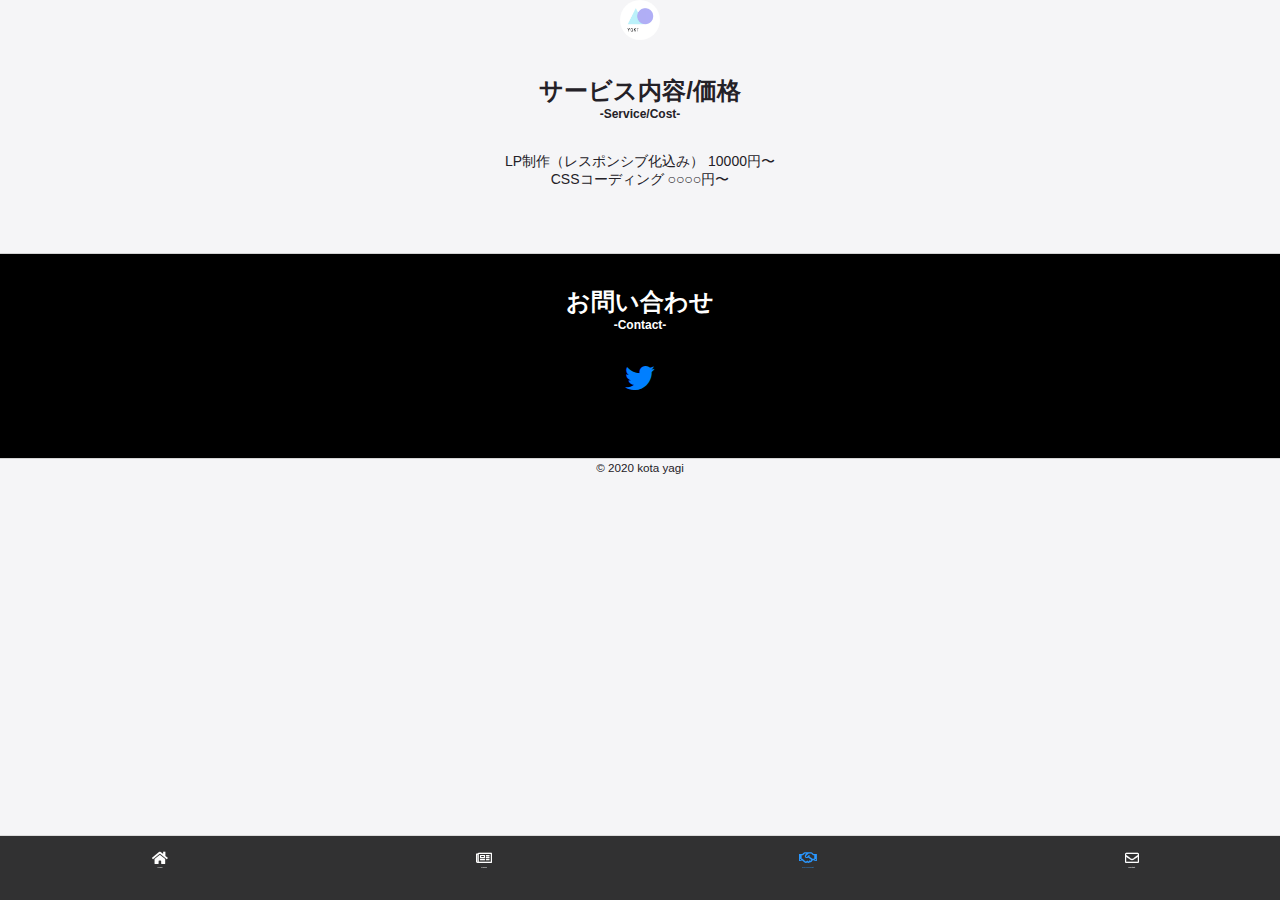
<file: portfolio_yagikota/service&cost.html>
<!DOCTYPE html>
<html lang="ja">
<head>
  <meta charset="UTF-8">
  <meta name="viewport" content="width=device-width, initial-scale=1.0">
  <link rel="stylesheet" href="css/styles.css">
  <link href="https://use.fontawesome.com/releases/v5.6.1/css/all.css" rel="stylesheet">
  <title>サービス内容/価格-Service/Cost-</title>
</head>
<body>
  <header>
    <div class="reight&reft_header">
      <div class="logo">
        <img src="img/facebook_profile_image.png" alt="ロゴマーク" style="width:40px; height:40px; border-radius:50%">
      </div>
      <div class="fixed">
        <ul>
          <li>
            <a href="index.html">
              <div class="container">
                <div class="icon">
                  <i class="fas fa-home" "></i>
                </div>
                <div class="content">Home</div>
              </div>
            </a>
          </li>
          
          <!-- <li>
            <a href="#skills">
              <div class="container">
                <div class="icon">
                  <i class="fas fa-tools"></i>
                </div>
                <div class="content">Skills</div>
              </div>
            </a>
          </li> -->
          
          <!-- <li>
            <a href="#working_style">
              <div class="container">
                <div class="icon">
                  <i class="fas fa-laptop-code"></i>
                </div>
                <div class="content">Working Style</div>
              </div>
            </a>
          </li> -->
          
          <li>
            <a href="#works">
              <div class="container">
                <div class="icon">
                  <i class="far fa-newspaper"></i>
                </div>
                <div class="content">Works</div>
              </div>
            </a>
          </li>
          
          <li>
            <a href="#service">
              <div class="container">
                <div class="icon">
                  <i class="far fa-handshake" style="color: #2997ff;"></i>
                </div>
                <div class="content chosen">Service/Cost</div>
              </div>
            </a>
          </li>
          
          <li>
            <a href="#contact">
              <div class="container">
                <div class="icon">
                  <i class="far fa-envelope"></i>
                </div>
                <div class="content">Contact</div>
              </div>
            </a>
          </li>
        </ul>
      </div>
    </div>
  </header>
  <div class="sectionwrapper">
    <section class="service" id="service">
      <h2 class="heading_title">
        <span class="heading_ja">サービス内容/価格</span>
        <span class="heading_sub_en">-Service/Cost-</span>
      </h2>
      <div>LP制作（レスポンシブ化込み） 10000円〜</div>
      <div>CSSコーディング ○○○○円〜</div>

    </section>
    
    <section class="contact" id="contact">
      <h2 class="heading_title">
        <span class="heading_ja">お問い合わせ</span>
        <span class="heading_sub_en">-Contact-</span>
      </h2>
      <div class="twitter_icon">
        <a href="">
          <i class="fab fa-twitter" style="font-size: 4ex; color: #007fff"></i>
        </a>
      </div>
    </section>
  </div>
  
  <footer >
    <small>&copy; 2020 kota yagi</small>
  </footer>
  <script type="text/javascript" src="https://code.jquery.com/jquery-3.4.1.min.js"></script>
  <script src="js/script.js"></script>
</body>
</html>
</file>
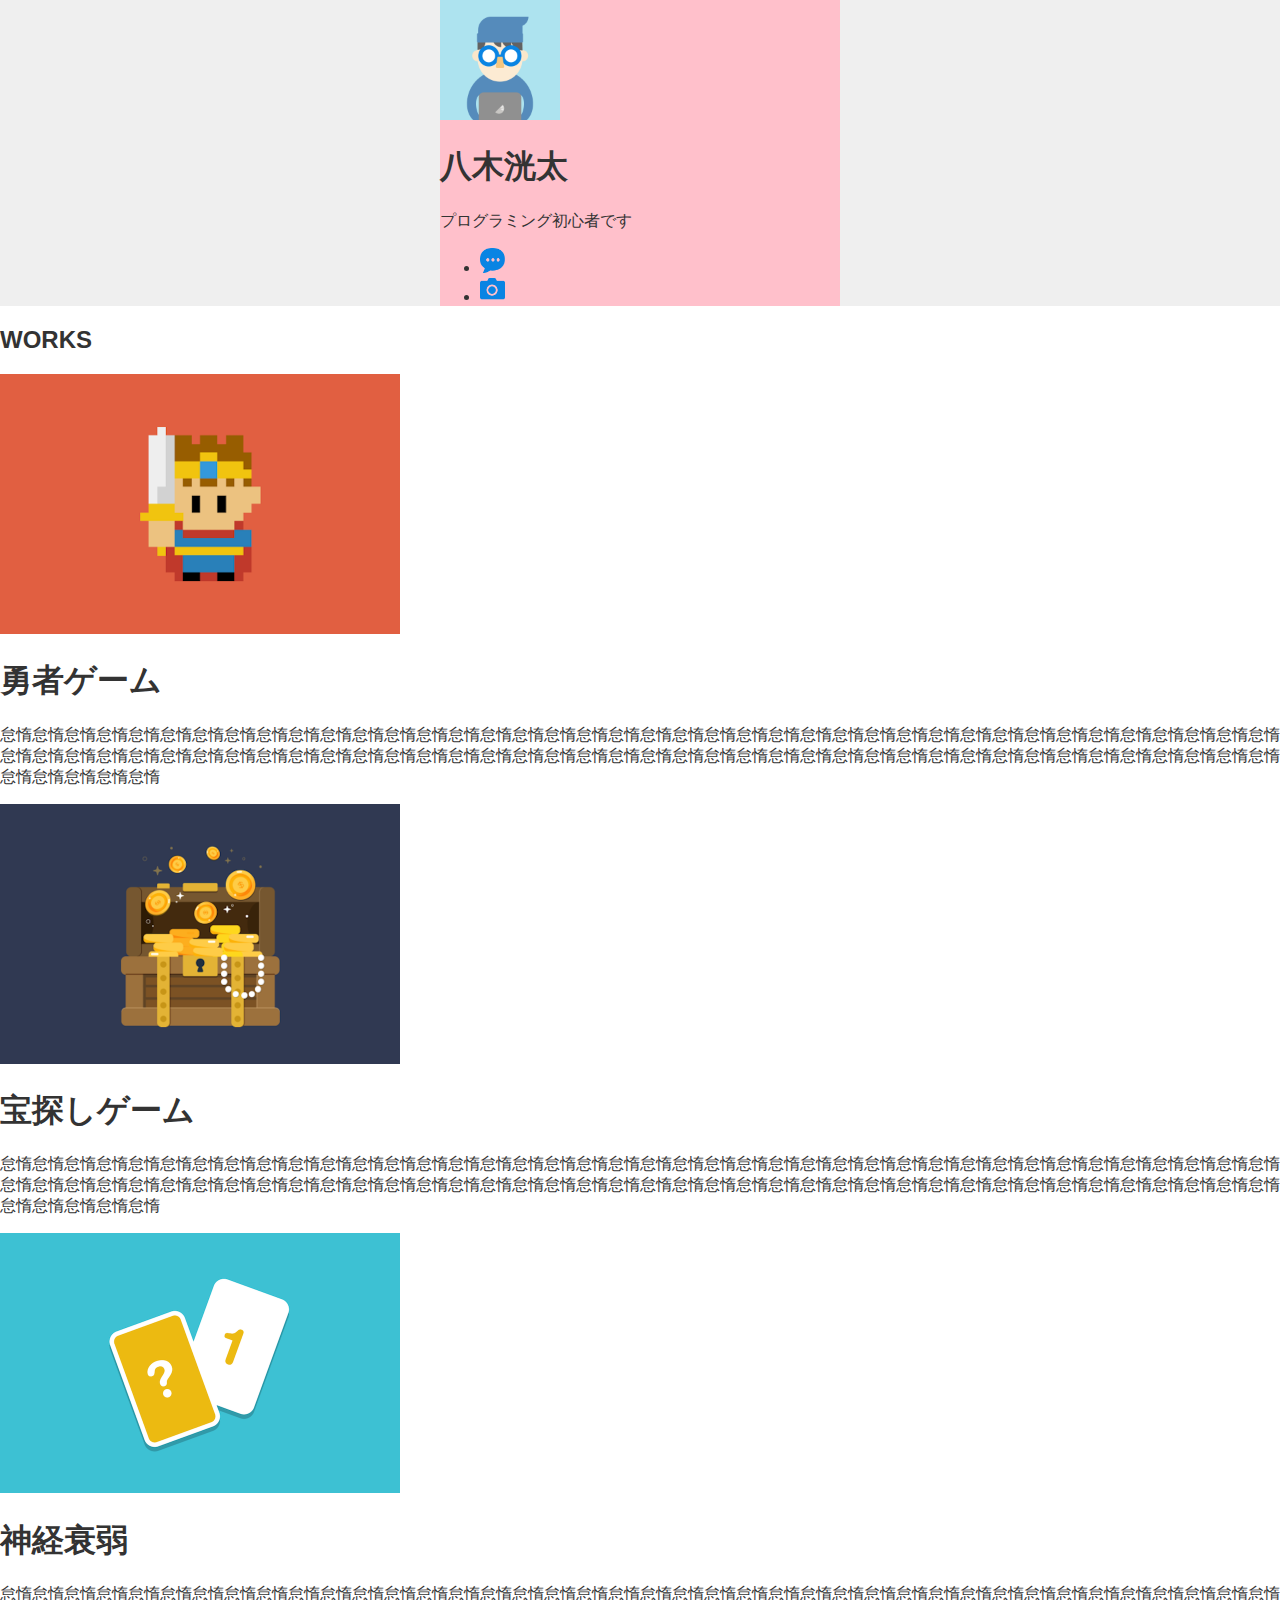
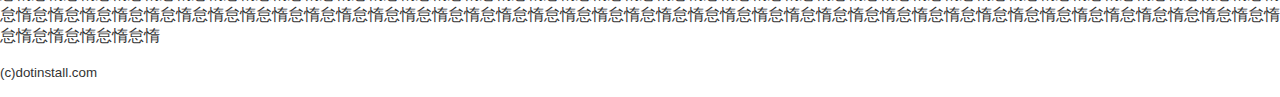
<file: basic_html_tags_v2/MyHTML/index 練習.html>
<!DOCTYPE html>
<html lang="ja">
  <head>
    <meta charset="UTF-8">
    <meta name="description" content="洸太のポートフォリオサイト">
    <title>洸太のポートフォリオサイト</title>
    <link rel="icon" href="favicon練習.ico">
    <link rel="stylesheet" href="css/styles.css">
  </head>
  <body>
    <header>
      <div class="container">
        <img src="img練習/taro.png" width="120" height="120" alt="洸太のアイコン">
        <h1>八木洸太</h1>
        <p>プログラミング初心者です</p>
        <ul>
          <li>
            <a href="https://dotinstall.com"><img src="img練習/blog.png" width="25" height="25"></a>
          </li>
          <li>
            <a href="https://dotinstall.com"><img src="img練習/photos.png" width="25" height="25"></a>
          </li>
        </ul>
      </div>
    </header>

    <h2>WORKS</h2>
    <section>
      <img src="img練習/work1.png" width="400" height="260">
      <h1>勇者ゲーム</h1>
      <p>怠惰怠惰怠惰怠惰怠惰怠惰怠惰怠惰怠惰怠惰怠惰怠惰怠惰怠惰怠惰怠惰怠惰怠惰怠惰怠惰怠惰怠惰怠惰怠惰怠惰怠惰怠惰怠惰怠惰怠惰怠惰怠惰怠惰怠惰怠惰怠惰怠惰怠惰怠惰怠惰怠惰怠惰怠惰怠惰怠惰怠惰怠惰怠惰怠惰怠惰怠惰怠惰怠惰怠惰怠惰怠惰怠惰怠惰怠惰怠惰怠惰怠惰怠惰怠惰怠惰怠惰怠惰怠惰怠惰怠惰怠惰怠惰怠惰怠惰怠惰怠惰怠惰怠惰怠惰怠惰怠惰怠惰怠惰怠惰怠惰
      </p>
    </section>

    <section>
      <img src="img練習/work2.png" width="400" height="260">
      <h1>宝探しゲーム</h1>
      <p>怠惰怠惰怠惰怠惰怠惰怠惰怠惰怠惰怠惰怠惰怠惰怠惰怠惰怠惰怠惰怠惰怠惰怠惰怠惰怠惰怠惰怠惰怠惰怠惰怠惰怠惰怠惰怠惰怠惰怠惰怠惰怠惰怠惰怠惰怠惰怠惰怠惰怠惰怠惰怠惰怠惰怠惰怠惰怠惰怠惰怠惰怠惰怠惰怠惰怠惰怠惰怠惰怠惰怠惰怠惰怠惰怠惰怠惰怠惰怠惰怠惰怠惰怠惰怠惰怠惰怠惰怠惰怠惰怠惰怠惰怠惰怠惰怠惰怠惰怠惰怠惰怠惰怠惰怠惰怠惰怠惰怠惰怠惰怠惰怠惰
      </p>
    </section>

    <section>
      <img src="img練習/work3.png" width="400" height="260">
      <h1>神経衰弱</h1>
      <p>怠惰怠惰怠惰怠惰怠惰怠惰怠惰怠惰怠惰怠惰怠惰怠惰怠惰怠惰怠惰怠惰怠惰怠惰怠惰怠惰怠惰怠惰怠惰怠惰怠惰怠惰怠惰怠惰怠惰怠惰怠惰怠惰怠惰怠惰怠惰怠惰怠惰怠惰怠惰怠惰怠惰怠惰怠惰怠惰怠惰怠惰怠惰怠惰怠惰怠惰怠惰怠惰怠惰怠惰怠惰怠惰怠惰怠惰怠惰怠惰怠惰怠惰怠惰怠惰怠惰怠惰怠惰怠惰怠惰怠惰怠惰怠惰怠惰怠惰怠惰怠惰怠惰怠惰怠惰怠惰怠惰怠惰怠惰怠惰怠惰
      </p>
    </section>

    <footer>
      <p><small>(c)dotinstall.com</small></p>
    </footer>



  </body>
</html>
</file>
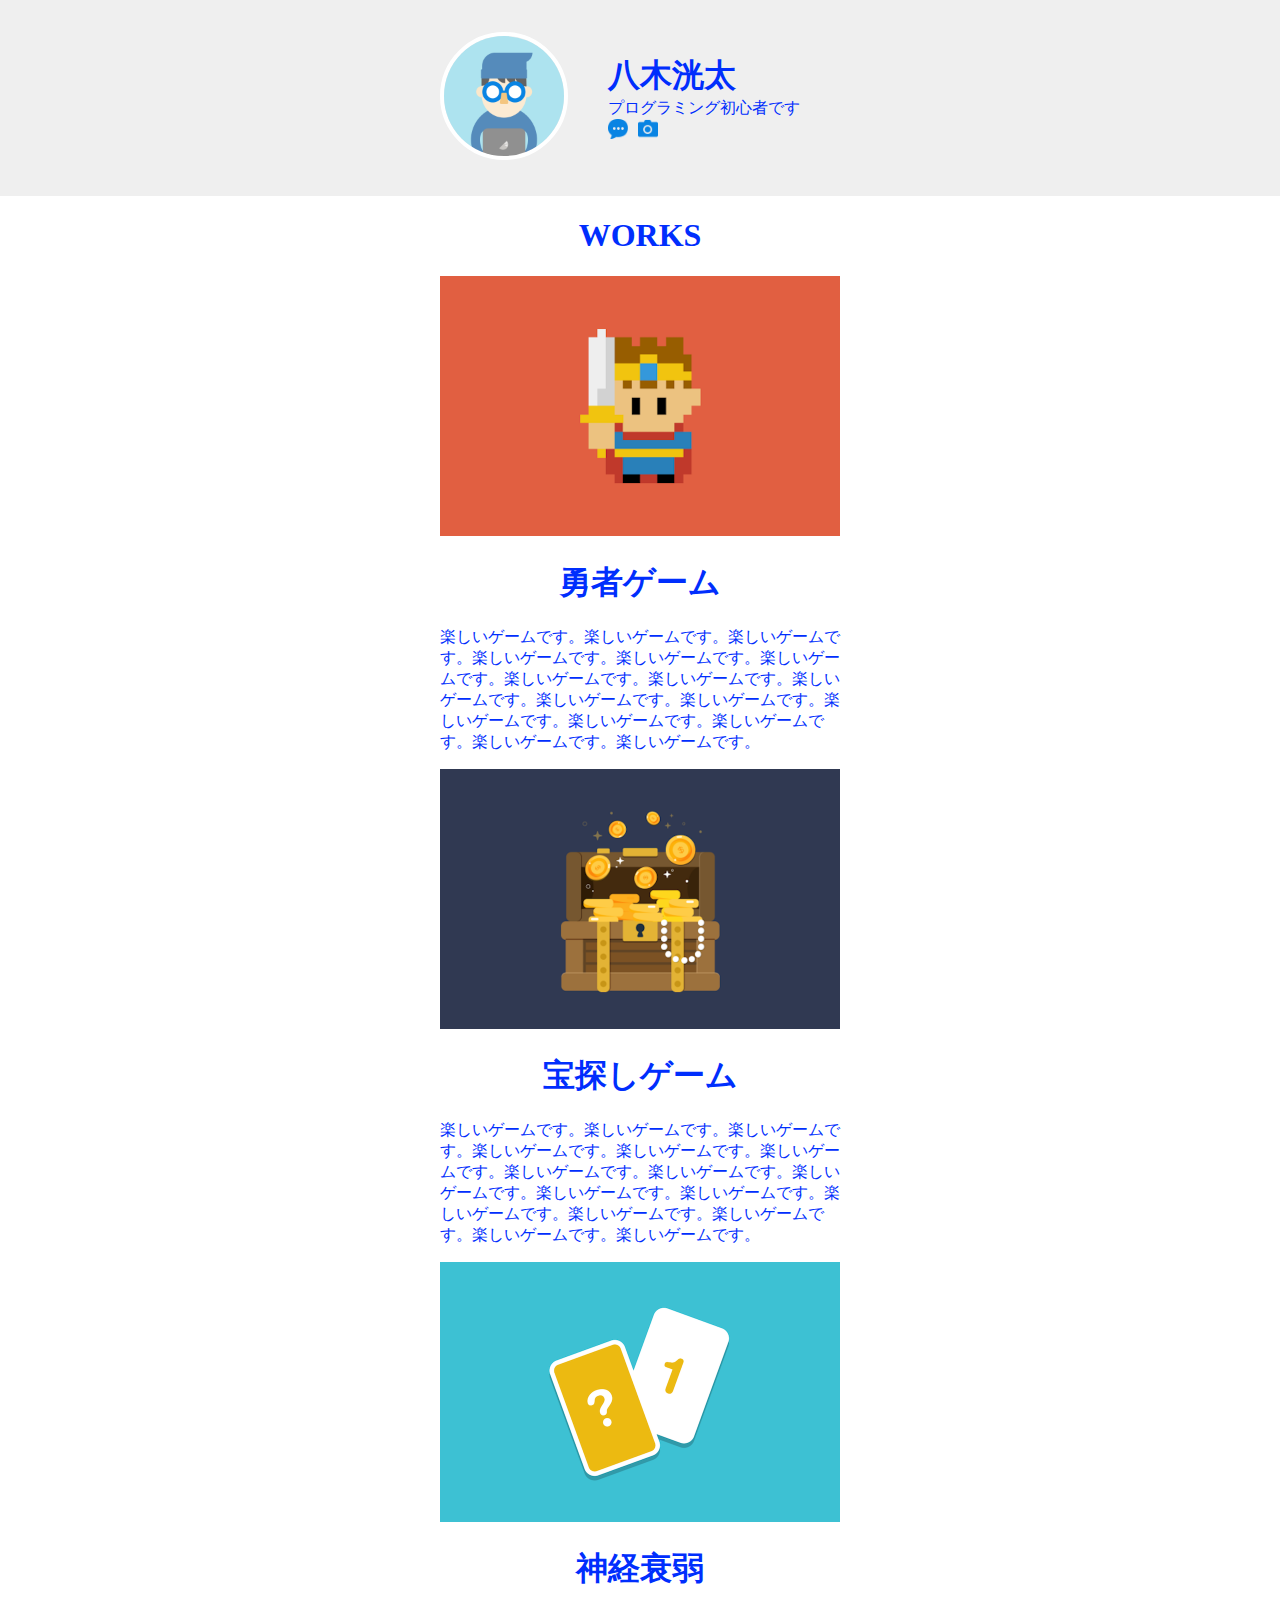
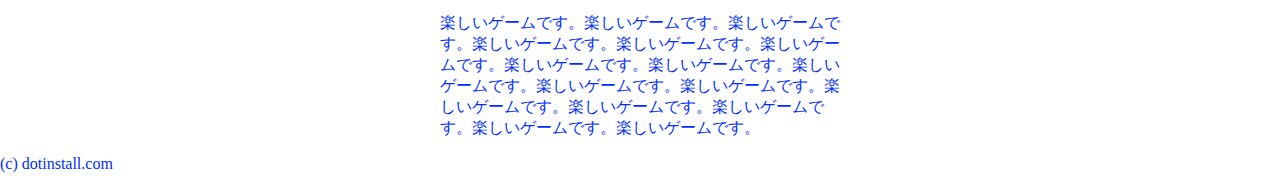
<file: basic_html_v5/MyPortfolio/練習1.html>
<!DOCTYPE html>
<html lang="ja">
 <head>
    <title>洸太のポートフォリオサイト</title>
    <meta charset="utf-8">
    <link rel="icon" href="favicon.ico">
    <meta name="description" content="洸太のポートフォリオサイトです">
    <link rel="stylesheet" href="css/2styles.css">
 </head>
 <body>
   <header>
     <div class="container">
       <div class="icon">
         <img src="img/taro.png" width="120" height="120" alt="洸太のアイコンです">
       </div>
       <div class="info">
         <h1>八木洸太</h1>
         <p>プログラミング初心者です</p>
         <ul>
           <li>
             <a href="https://dotinstall.com" target="_blank">
             <img src="img/blog.png" width="20" height="20" alt="ブログサイトへのリンク画像です">
             </a>
           </li>
           <li>
             <a href="https://dotinstall.com" target="_blank">
             <img src="img/photos.png" width="20" heightz="20" alt="写真サイトへのリンク画像です">
             </a>
           </li>
         </ul>
       </div>
     </div>
   </header>
   
   <section class="works">
     <h1>WORKS</h1>
     <section>
       <img src="img/work1.png" width="400" height="260" alt="勇者ゲームの紹介画像">
       <h1>勇者ゲーム</h1>
       <p>楽しいゲームです。楽しいゲームです。楽しいゲームです。楽しいゲームです。楽しいゲームです。楽しいゲームです。楽しいゲームです。楽しいゲームです。楽しいゲームです。楽しいゲームです。楽しいゲームです。楽しいゲームです。楽しいゲームです。楽しいゲームです。楽しいゲームです。楽しいゲームです。
       </p>
     </section>

     <section>
       <img src="img/work2.png" width="400" height="260" alt="宝探しゲーム">
       <h1>宝探しゲーム</h1>
       <p>楽しいゲームです。楽しいゲームです。楽しいゲームです。楽しいゲームです。楽しいゲームです。楽しいゲームです。楽しいゲームです。楽しいゲームです。楽しいゲームです。楽しいゲームです。楽しいゲームです。楽しいゲームです。楽しいゲームです。楽しいゲームです。楽しいゲームです。楽しいゲームです。
       </p>
     </section>

     <section>
       <img src="img/work3.png" width="400" height="260" alt="神経衰弱">
       <h1>神経衰弱</h1>
       <p>楽しいゲームです。楽しいゲームです。楽しいゲームです。楽しいゲームです。楽しいゲームです。楽しいゲームです。楽しいゲームです。楽しいゲームです。楽しいゲームです。楽しいゲームです。楽しいゲームです。楽しいゲームです。楽しいゲームです。楽しいゲームです。楽しいゲームです。楽しいゲームです。
       </p>
     </section>
    </section>

    <footer>
      <p>(c) dotinstall.com</p>
    </footer>
 </body>

</html>
</file>
<file: Airbnb模写/css/styles.css>
body {
  margin: 0;
  color: #777;
  font-family: Arial, Helvetica, sans-serif;
  font-size: 16px;
}

.fixed_menu {
  position: fixed;
  background: #fff;
  border-bottom: solid 1px #f5f5f5;
  width: 100%;
  display: flex;
  justify-content: space-between;
  display: none;
}

.fixed_menu ul {
  padding: 0;
  margin: 0;
  display: flex;
}

.fixed_menu ul li {
  padding: 32px 16px;
  margin: 0;
}

.fixed_menu ul li a {
  color: #555;
  text-decoration: none;
}

.fixed_menu ul li a:hover {
  color: #5f9ea0;
  text-decoration: underline;
}

.fixed_menu ul li i {
  font-size: 2.0em;
  color: #5f9ea0;
}

.fixed_button{
  padding: 32px;
}

.fixed_button button {
  height: 32px;
  width: 80px;
  border-radius: 2px;
  border: 0;
  background: #dc143c;
  color: #fff;
}



.header-img {
  width: 100%;
  height: 250px;
  background-image: url(https://source.unsplash.com/random);
  position: relative;
  margin-bottom: 32px;
}

.header-img i {
  font-size: 2.0em;
  color: #fff;
  position: absolute;
  top: 16px;
  left: 16px;
}

.header-img i:hover {
  cursor: pointer;
} 

.header-img h1 {
  margin: 0;
  color: #fff;
  padding: 0 16px;
  position: absolute;
  bottom: 16px;
}

.input_wrapper .title {
  font-size: 18px;
  font-weight: bold;
  color: #555;
}

input {
  width: calc(100% - 8px);
  height: 32px;
  padding: 3px;
  margin-top: 8px;
  border: solid 1px #c0c0c0;
  border-radius: 2px;
}

select {
  width: 100%;
  height: 40px;
  margin-top: 8px;
  padding: 3px;
  color: #777;
  border: solid 1px #c0c0c0;
  border-radius: 2px;
}

.button button {
  margin-top: 16px;
  width: 100%;
  height: 48px;
  color: #fff;
  background: #dc143c;
  border: 0;
  border-radius: 6px;
}

button:hover {
  cursor: pointer;
  opacity: 0.8;
}

ul {
  list-style-type: none;
  padding: 0;
  margin: 48px 0 0 0;
}

ul h2 {
  color: #555;
  font-size: 24px;
}

header ul li {
  margin-bottom: 48px;
}


.sidemargin, main {
  margin: 0 32px 64px;
} 

main section {
  margin-bottom: 80px;
}

main h1 {
  color: #333;
  font-size: 38px;
  margin-top: 16px;
}

section .bar {
  width: 70px;
  height: 0px;
  border: solid 1px #555;
}

.how_to_start {
  text-decoration: none;
  color: #5f9ea0;
}

.how_to_start:hover {
  text-decoration: underline;
}

.section-img img {
  width: 100%;
  height: auto;
}

main .container1 {
  margin: 64px 0 0 0;
} 

main .container1 i {
  color: orange;
  margin-top: 8px;
}

main .container p {
  margin-top: 0;
}

main .container1 .smaller {
  font-size: 14px;
  margin-bottom: 32px;
  color: #999;
}

.host_exam {
  text-decoration: none;
  color: #555;
  font-weight: bold;
  line-height: 1,8em;
  padding: 14px 16px;
  margin: 8px;
  border: solid 2px #555;
  border-radius: 4px;
}

.protect_host {
  text-decoration: none;
  color: #5f9ea0;
}

.protect_host:hover {
  text-decoration: underline;
}

main .container2 ul li {
  margin-bottom: 16px;
}

main .container2 ul li i {
  color: #5f9ea0;
padding-right: 16px;
}

.sec3 ul li {
  margin-bottom: 48px;
}

.sec3 ul li:last-child {
  margin: 0;
}

.sec3 .how_to_get_money {
  text-decoration: none;
  color: #5f9ea0;
}

.sec3 .how_to_get_money:hover {
  text-decoration: underline;
}

main .container3 {
  margin-top: 64px;
}


main .container3 i {
  color: orange;
  margin-top: 8px;
}

main .container3 .smaller {
  font-size: 14px;
  margin-bottom: 32px;
  color: #999;
}

.sec4 ul li:first-child {
  margin-bottom: 48px;
}

.sec4 ul li h2 {
  font-size: 36px;
  font-weight: 100;
  margin-bottom: 0;
}

.sec5 ul li:first-child {
  margin-bottom: 48px;
}

.sec5 a {
  text-decoration: none;
  color: #5f9ea0;
}

.sec5 a:hover {
  text-decoration: underline;
}

.sec5 a:hover {
  text-decoration: underline;
}

.sec6 ul li {
  padding: 24px 0;
  border-bottom: solid 1px #c0c0c0;
}
.sec6 ul li a {
  text-decoration: none;
  color: #5f9ea0;
}

.sec6 ul li a:hover {
  text-decoration: underline;
}

.sec6 h2 {
  color: #333;
  margin-top: 64px;
}

.sec6 .details img {
  width: 75px;
  height: 75px;
  border-radius: 2px 0 0 2px;
}

.d1, .d2, .d3 {
  display: flex;
  border: solid 1px #c0c0c0;
  height: 75px;
  border-radius: 2px;
  margin-bottom: 12px;
  box-shadow: 0 4px 2px  #f5f5f5;
}

.details .info {
  padding-left: 12px;
  padding-top: 13.5px;
  height: 48px;
}

.details .title {
  color: #555;
  font-weight: bolder;
}

.details .title, .info {
  font-size: 14px;
}

.footer_img {
  background-image: url(https://source.unsplash.com/random);
  height: 380px;
  width: 100%;
}

.footer_img_content {
  padding-left: 32px;
  padding-top: 64px;
}

.footer_img h1 {
  color: #fff;
}

.start {
  margin-top: 16px;
  border: 0;
}

.footer_img_content a {
  text-decoration: none;
  color: #555;
  font-weight: bolder;
  padding: 16px 32px ;
  background: #fff;
  border-radius: 6px;
}

.container_last {
  background: #f5f5f5;
  margin-top: 48px;
  padding: 32px;
}

.container_last .titile {
  color: #333;
  font-size: 14px;
  font-weight: bolder;
}

.container_last ul {
  margin: 0;
}

.container_last ul li {
  margin: 16px 0;
}

.container_last ul li:last-child {
  margin-bottom: 32px;
}

.container_last ul li a {
  color: #555;
  text-decoration: none;
  font-size: 14px;
}


.container_last ul li a:hover {
  text-decoration: underline;
}

.container_last section {
  margin: 32px 0;
  border-bottom: solid 1px #c0c0c0;
}

.footer_in_footer a {
  color: #777;
}

.footer_in_footer {
  font-size: 14px;
}

.footer_in_footer a:hover {
  opacity: 0.8;;
}

.footer_in_footer_first {
  margin-bottom: 16px;
}

.footer_in_footer_first .left a:nth-child(1) {
  padding-right: 16px;
  color: #333;
  font-weight: bolder;
}
.footer_in_footer_first a:nth-child(2) {
  color: #333;
  font-weight: bolder;
}

.right {
  display: none;
}


.footer_in_footer p {
  margin: 0;
}


@media (min-width: 770px) {
  .header-img h1 {
    text-align: center;
  }
  
  .flex {
    display: flex;
    justify-content: space-between;
  }

  .flexitem {
  width: calc((100% - 16px) / 2);

  }
  
  .sidemargin {
    margin-left: auto;
    margin-right: auto;
    width: 710px;
  }

  section .bar {
    margin: auto;
  }


  h1 {
    text-align: center;
  }

  main {
    margin-left: auto;
    margin-right: auto;
    width: 710px;
  }

  ul {
    padding-left: 32px;
  }

  .how_to_start {
    margin-left: 16px;
  }

  .container1 {
    display: flex;
    flex-direction: row-reverse;
    justify-content: center;
  }

  .info1 {
    width: 350px;
    padding-right: 32px;
  }

  .section-img {
    width: 350px;
  }

  .sec1 .section-img img {
    width: 350px;
    height: 350px;
  }

  .sec2 .section-img  {
    width: 600px;
    margin: auto;
  }

  .sec2 .section-img img {
    width: 600px;
  }

  .how_to_get_money {
    padding-left: 32px;
  }

  .container3 {
    display: flex;
    justify-content: center;
  }

  .info3 {
    width: 350px;
    padding-left: 32px;
  }

  .sec3 .section-img img  {
    width: 350px;
    height: 350px;
  }

  .sec4 ul {
    display: flex;
  }

  .sec4 ul li {
    width: calc(100% / 3);
    padding-right: 16px;
  }

  .sec4 ul li:last-child {
    padding-right: 0;
  }

  .sec4 ul li h2 {
    text-align: center;
  }
  .sec4 ul li p {
    text-align: center;
  }

  .sec5 a {
    padding-left: 32px;
  }

  .sec6 ul {
    padding: 0;
  }

  .details {
    display: flex;
    justify-content: center;
  }

  .sec6 .details img {
    width: 100%;
    height: 120px;
    /* height: 75px; */
  }

  .d1, .d2, .d3 {
    display: block;
    width: calc(710px / 3);
    height: 180px;
    margin-right: 32px;
  }

  .details .info {
    padding-top: 0;
  }

  .container_last ul {
    display: flex;
    padding: 0;
  }

  .container_last ul .item1 {
    width: calc(100% / 3);
    padding-right: 32px;
  } 
  .container_last ul .item2{
    width: calc(100% / 3);
    padding-left: 32px;
  }
  .container_last ul .item3 {
    width: calc(100% / 3);
  }

  .footer_img_content {
    padding-left: 64px;
    padding-top: 64px;
  }

  .footer_img_content h1 {
    text-align: start;
  }

  .footer_in_footer_first .left a:nth-child(2) {
    padding-right: 48px;
  }

  .footer_in_footer_first {
    text-align: center;
  }

  .left {
    display: inline-block
  }
  .right {
    display: inline-block;
  }

  .right a i {
    font-size: 1.5em;
    padding-right: 16px;
  }
  .footer_in_footer_last {
    text-align: center;
  }
}









@media (min-width: 1100px) {

  main {
    width: 100%;
    margin: 32px;
  }
  .fixed_menu {
    display: flex;
    z-index: 1;
  }
  

  .header-img {
    position: relative;
    top: 50px;
    height: 600px;
  }

  .header-img i {
    display: none;
  }

  .disappear {
    display: none;
  }

  .flex2, .container2 {
    display: flex;
    justify-content: space-between;
  }

  .flex2 li {
    padding-right: 16px;
  }

  .container_last ul {
    display: inline;
  }

  .container_last ul .item1 {
    width: calc(100% / 3);
    padding-right: 32px;
  } 
  .container_last ul .item2{
    width: calc(100% / 3);
    padding-left: 32px;
  }
  .container_last ul .item3 {
    width: calc(100% / 3);
  }

}
</file>
<file: MyStopwatch/css/styles.css>
body {
  font-family: 'Courier New', monospace;
  font-size: 14px;
  background: #eee;

}

.container {
  margin: 20px auto;
  width: 270px;
  background: #fff;
  padding: 15px;
  text-align: center;
}

#timer {
  background:#ddd;
  height: 120px;
  line-height: 120px;
  font-size: 40px;
  margin-bottom: 15px;
}

.btn {
  width: 80px;
  height: 45px;
  line-height: 45px;
  background: #ddd;
  font-weight: bold;
  cursor: pointer;
  user-select: none;
}

.controles {
  display: flex;
  justify-content: space-between;
}

.inactive {
  opacity: 0.6;
}
</file>
<file: portfolio_yagikota/css/styles.css>
/* * {
  margin: 0;
  padding: 0;
} */

body {
  font-family: 'Varela Round', sans-serif;
  font-size: 14px;
  color: #242127;
  background-color: #f5f5f7;
  margin: 0;
  text-align: center;
  /* height: 100%; */
  z-index: 0;
}

/* header始まり */

/* header {
  padding: 8px 0;
} */

ul {
  padding: 0;
  /* margin: 0; */
}

header .fixed {
  position: fixed;
  bottom: 0;
  /* overflow-x: auto; */
  /* overflow-y: hidden; */
  white-space: nowrap;
  /* -ms-overflow-style: none; */
  /* scrollbar-width: none;  */
  background: rgba(0, 0,0, 0.8);
  height: 64px;
  width: 100%;
  border-top: solid 1px #dcdcdc;
  z-index: 1;
}

/* header .fixed::-webkit-scrollbar {
  display: none;
} */

header .fixed ul {
  padding: 0;
  margin: 8px, 0;
}

header .fixed ul li {
  width: calc(100% / 4);
  /* height: 0; */
  /* float: left; */
  list-style-type: none;
  display: inline-block;
}

.chosen {
  color: #2997ff;
}

/* header .fixed ul li a:hover {
  color: aqua;
} */

/* .clicked {
  color:rgb(16, 110, 250);
} */

header .fixed ul li a, .icon i{
  text-decoration: none;
  color: #fff;
}

header .fixed ul li a .icon {
  /* text-align: center; */
}

header .fixed ul li a .content {
  font-size: 2px;
  text-align: center;
}

/* header {
  border-bottom: solid 1px #d3d3d3;
} */

header .logo img {
  width: 60px;
  height: 60px;
  border-radius: 50%;
}
/* header終わり */



/* section始まり */

/* section_all */
.sectionwrapper {
  /* margin: 8px; */
  /* height: 100%; */
}

.sectionwrapper section {
  padding: 32px 0 64px;
  border-bottom: solid 1px #d3d3d3;
}

.sectionwrapper section .heading_title {
  margin: 0 0 32px;
  
}

/* 変更 */
.sectionwrapper section .heading_title .heading_ja {
  font-size: 24px;
  margin: 0;
  display: block;
}

.sectionwrapper section .heading_title .heading_sub_en {
  font-size: 12px;
  margin: 0;
  display: block;
}


/* page_top */
.page_top {
  color: #fff;
  background: #000;
  /* padding-top: 0; */
  height: calc(100vh - (46px + 32px + 64px));
}

.page_top h1 {
  font-size: 80px;
  margin: 0;
  text-align: start;
  font-family: 'Spinnaker', sans-serif;
}

/* .page_top .wise_saying p {
  font-size: 48px;
  margin: 24px;
  font-family: 'Spinnaker', sans-serif;
} */




/* profile */
.sectionwrapper .profile .personal_information {
  display: inline-block;
  /* text-align: center; */
}

/* .sectionwrapper .profile .personal_information ul {
  padding-left: 80px;
} */

.sectionwrapper .profile .personal_information ul li {
  text-align: start;
}

/* working_style */

/* @keyframes slideDown {
  0% {
    opacity: 1;
    transform: translateY(-550px);
  }
  100% {
    opacity: 1;
    transform: translateY(0);
  }
}
.slide-down {
  animation-name: slideDown;
  height: 500px;
  overflow: visible;
  padding-bottom: 50px;;
} */


/* @keyframes slideUp {
  0% {
    transform: translateY(20px);
  }
  100% {
    transform: translateY(0px);
  }
}
.slide-up {
  animation-name: slideUp;
  height: 150px;
  padding-bottom: 0;
  overflow: hidden;
} */

.working_style {
  color: #fff;
  background: #000;
  height: auto;
}

.content_wrapper {
  height: 150px;
  overflow: hidden;
  position: relative;
}

.content_wrapper_opened {
  height: auto;
  overflow: visible;
}

.content_txt {
  width: 70%;
  margin: auto;
}

.content_txt  p {
  line-height: 2;
  text-align: justify;
}

.more_btn_background {
  width: 100%;
  padding: 80px 0 0;
  position: absolute;
  bottom: 0;
  left: 0;
  background: linear-gradient(
    to bottom,
    rgb(255, 255, 255, 0) 0%,
    rgba(0, 0, 0, 0.9) 100% 
  );
}

.more_btn_background_opened {
  position: absolute;
  bottom: -30px;
  left: 0;
  background: rgb(255, 255, 255, 0);

}






.more_btn i:hover {
  cursor: pointer;
}



/* skill */

.skills {

}

.html5_skill, .css3_skill, .javascript_skill {
  margin-bottom: 24px;
} 

.skill_name {
  font-size: 18px;
  /* font-weight: bolder; */
}

.skill_icon i {
  font-size: 3em;
}


/* works */


.more_detail a {
  color: #2997ff;
  text-decoration: none;
  display: inline-block;
  padding: 8px 16px;
  border: solid 1px #2997ff;
  border-radius: 4px;
}

.more_detail a:hover {
  background: #2997ff;
  color: #242127;
}

.works {
  color: #fff;
  background: #000;
}

/* servise/cost */

.more_detail {
  margin-top: 24px;
}

.service .more_detail a:hover {
  color: #fff;
}

/* contact */

.contact {
  color: #fff;
  background: #000;
}

@keyframes Rotate {
  0% {transform: translateY(0px);}
  40% {transform: translateY(-5px);}
  45% {transform: translateY(0px);}
  50% {transform: translateY(-3px);}
  55% {transform: translateY(0px);}
  100% {transform: translateY(0px);}
}

.twitter_icon a i {
  animation-name: Rotate;
  animation-duration: 3s;
  animation-iteration-count: infinite;
}






li {
  list-style-type: none;
}



footer {
  margin-bottom: calc(64px + 8px);
}
</file>
<file: write模写/css/style.css>
:root {
  font-size: 16px;
}

body {
  margin: 0px;
  color: #111;
  font-family:Georgia, 'Times New Roman', Times, serif;
}

header i {
  position: fixed;
  top: 8px;
  right: 8px;
}

 a {
  text-decoration: none;
  color: #111;
}
header h1 {
  margin-top: 32px;
  margin-bottom: 8px;
}

p {
  font-size: smaller;
}

header p {
  color: #777;
  margin-top: 0;
  margin-bottom: 64px;
  font-size: unset;
}


header .title {
  padding-left: 16px;
}

header h2 {
  color: #777;
  padding: 0 16px;
  margin: 64px 0;
  font-weight: lighter;
  line-height: 1.8em;
}

header img {
  height: auto;
  max-width: 100%;
} 

main {
  padding: 0 16px;
}

main h1 {
  font-size: 20px;
  margin-top: 0;
}


main .time, main p {
  color: #777;
}

main time:hover {
  color: #333;
}

main a:hover {
  color: rgb(177, 154, 26);
} 

main section {
  padding-bottom: 32px;
}

.guide {
  margin-bottom: 64px;
  padding: 8px;
  border: solid #777;
  border-width: thin;
  width: 64px;
  text-align: center;
}

.guide a:hover {
  color: #333;
}


.container {
  display: flex;
  margin-top: 64px;
}

.container img {
  width: 100px;
  height: 100px;
  border-radius: 50%;
}

.icon {
  padding-right: 16px;
}

.info {
  align-self: center;
}

.info i {
  color: #777;
  font-size: 1.5em;
  padding-right: 16px;
}

.info i:hover {
  color: #333;
}

.smaller {
  font-size: smaller;
}

section li  {
  list-style-type: none;
}

section ul {
  padding-left: 0;
}

section li a {
  text-decoration-line: underline;
}

section li p {
  margin-top: 0;
}

section li time:hover {
  color: #777;
}

input {
  margin: 64px 0;
  padding: 8px;
  border: solid #777;
  border-width: thin;
  width: 320px;
}


footer {
  margin: 64px 0;
  padding-left: 16px;
}

footer i {
  font-size: 1.5em;
  color: #777;
  padding-right: 16px;
}

footer i:hover {
  color: #333;
}

footer p {
  color: #777;
}

footer a {
  color: #333;
}

footer a:hover {
  color: #111;
}

@media (min-width: 400px) {
  /* わからない */

}





@media (min-width: 740px) {
  .sbs {
    display: flex;
    justify-content: space-between;
  }

  .sbs section {
    width: calc((100% - 48px) / 4);
  }

  header img {
    height: auto;
    width: 700px;
  } 


}
</file>
<file: basic_html_v5/MyPortfolio/css/styles.css>
body{
  color:#333;
  font-family:Verdana,sans-serif;
  margin:0;
}

header {
  background-color: #efefef;
  padding-top: 32px;
  padding-bottom: 32px;
  display: flex
}

.container{
  /* background-color: pink; */
  width: 400px;
  margin-right: auto;
  margin-left: auto;
  display: flex;
  align-items: center;
}

.icon{
  /* background-color: skyblue; */
}

.icon img{
  border-radius:50%;
  border-width: 4px;
  border-style: solid;
  border-color: white;

  
}

.info{
  /* background-color: tomato; */
  margin-left:32px;
}

.info h1{
  font-weight: normal;
  font-size:24px;
  margin:0;

}

.info p{
  margin: 0;
  margin-bottom: 16px
}

.info ul{
  margin: 0;
  padding: 0;
  list-style-type: none;
  display: flex;
}

.info ul li{
  margin-right: 8px
}

.works{
  width: 400px;
  margin-right: auto;
  margin-left: auto;
}

.works > h1{
  font-weight: normal;
  text-align: center;
  font-size: 24px;

}

footer p{
  text-align: center;
  font-size: 14px;
  margin-bottom: 60px;
  color:gray;
}
</file>
<file: basic_html_tags_v2/MyHTML/css/styles.css>
body{
  color: #333;
  font-family: Verdana,sans-serif;
  margin:0px;

}

header{
  background-color: #efefef;
  
}

.container{
  background-color: pink;
  width: 400px;
  margin-right: auto;
  margin-left: auto;
}
</file>
<file: basic_html_v5/MyPortfolio/css/2styles.css>
body{
  margin: 0;
  color: #002efd;
  font-family: serif;
}

header{
  background-color: #efefef;
  padding-top: 32px;
  padding-bottom: 32px;
}

.container{
  display: flex;
  /* background-color: green; */
  margin-right: auto;
  margin-left: auto;
  align-items: center;
  width:400px;
}

.icon img{
  /* background-color: blue; */
  border-radius: 50%;
  border-color: white;
  border-width: 4px;
  border-style:solid;
}

.info{
  margin-left: 40px;
}

.info h1{
  margin: 0px;
}

.info p{
  margin: 0px;
}

.info ul{
  display: flex;
  list-style-type: none;
  margin: 0px;
  padding: 0px;
}

.info ul li{
  margin-right: 10px;
}

.works{
  width: 400px;
margin-right: auto;
margin-left: auto;

}

.works h1{
  text-align: center;
  font-weight: bolder;
}

.works > h1{
  font-weight: 30px;
}
</file>
